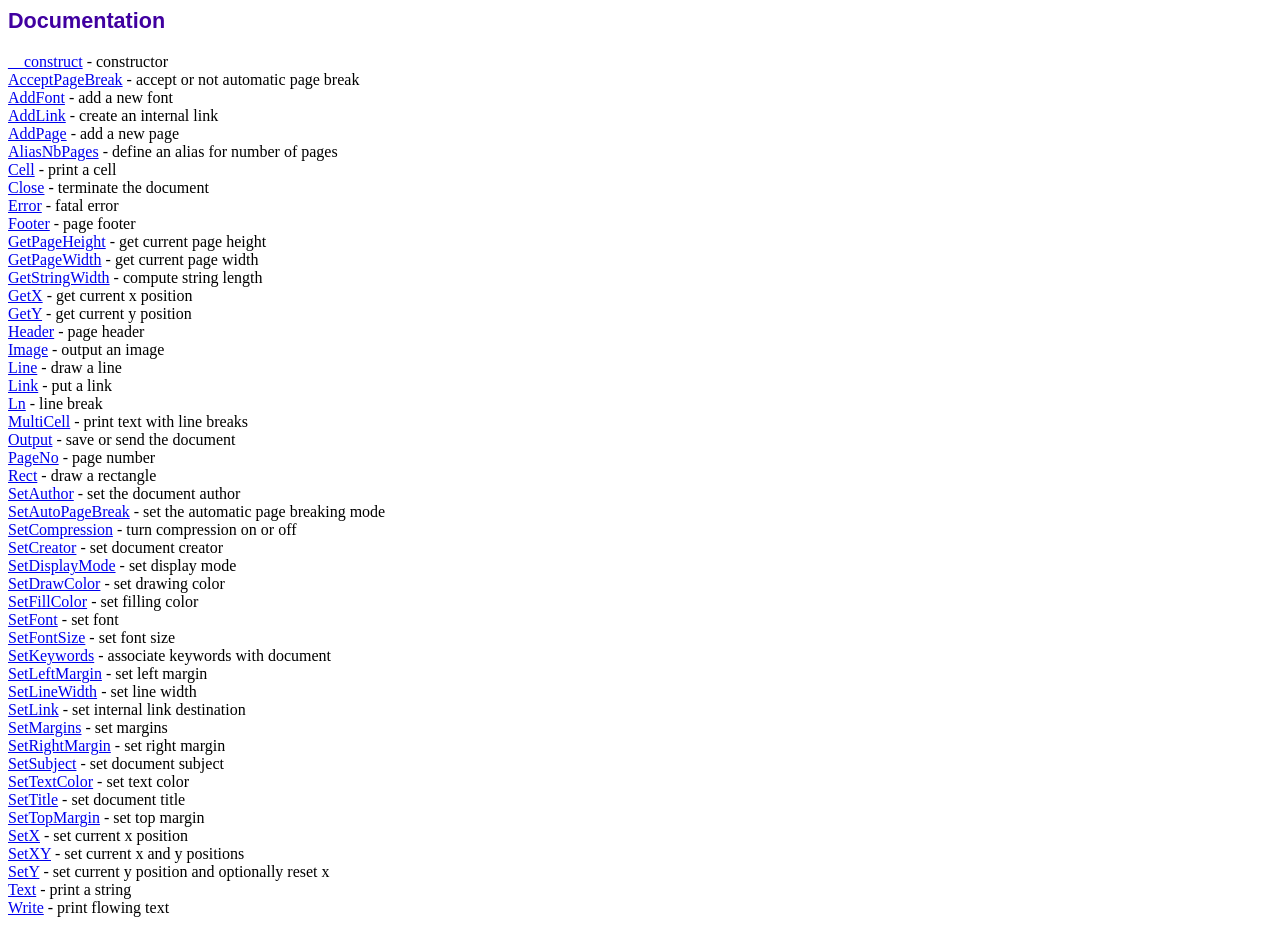
<file: Mental health platform/fpdf/doc/index.htm>
<!DOCTYPE html PUBLIC "-//W3C//DTD HTML 4.01 Transitional//EN">
<html>
<head>
<meta http-equiv="Content-Type" content="text/html; charset=UTF-8">
<title>Documentation</title>
<link type="text/css" rel="stylesheet" href="../fpdf.css">
</head>
<body>
<h1>Documentation</h1>
<a href="__construct.htm">__construct</a> - constructor<br>
<a href="acceptpagebreak.htm">AcceptPageBreak</a> - accept or not automatic page break<br>
<a href="addfont.htm">AddFont</a> - add a new font<br>
<a href="addlink.htm">AddLink</a> - create an internal link<br>
<a href="addpage.htm">AddPage</a> - add a new page<br>
<a href="aliasnbpages.htm">AliasNbPages</a> - define an alias for number of pages<br>
<a href="cell.htm">Cell</a> - print a cell<br>
<a href="close.htm">Close</a> - terminate the document<br>
<a href="error.htm">Error</a> - fatal error<br>
<a href="footer.htm">Footer</a> - page footer<br>
<a href="getpageheight.htm">GetPageHeight</a> - get current page height<br>
<a href="getpagewidth.htm">GetPageWidth</a> - get current page width<br>
<a href="getstringwidth.htm">GetStringWidth</a> - compute string length<br>
<a href="getx.htm">GetX</a> - get current x position<br>
<a href="gety.htm">GetY</a> - get current y position<br>
<a href="header.htm">Header</a> - page header<br>
<a href="image.htm">Image</a> - output an image<br>
<a href="line.htm">Line</a> - draw a line<br>
<a href="link.htm">Link</a> - put a link<br>
<a href="ln.htm">Ln</a> - line break<br>
<a href="multicell.htm">MultiCell</a> - print text with line breaks<br>
<a href="output.htm">Output</a> - save or send the document<br>
<a href="pageno.htm">PageNo</a> - page number<br>
<a href="rect.htm">Rect</a> - draw a rectangle<br>
<a href="setauthor.htm">SetAuthor</a> - set the document author<br>
<a href="setautopagebreak.htm">SetAutoPageBreak</a> - set the automatic page breaking mode<br>
<a href="setcompression.htm">SetCompression</a> - turn compression on or off<br>
<a href="setcreator.htm">SetCreator</a> - set document creator<br>
<a href="setdisplaymode.htm">SetDisplayMode</a> - set display mode<br>
<a href="setdrawcolor.htm">SetDrawColor</a> - set drawing color<br>
<a href="setfillcolor.htm">SetFillColor</a> - set filling color<br>
<a href="setfont.htm">SetFont</a> - set font<br>
<a href="setfontsize.htm">SetFontSize</a> - set font size<br>
<a href="setkeywords.htm">SetKeywords</a> - associate keywords with document<br>
<a href="setleftmargin.htm">SetLeftMargin</a> - set left margin<br>
<a href="setlinewidth.htm">SetLineWidth</a> - set line width<br>
<a href="setlink.htm">SetLink</a> - set internal link destination<br>
<a href="setmargins.htm">SetMargins</a> - set margins<br>
<a href="setrightmargin.htm">SetRightMargin</a> - set right margin<br>
<a href="setsubject.htm">SetSubject</a> - set document subject<br>
<a href="settextcolor.htm">SetTextColor</a> - set text color<br>
<a href="settitle.htm">SetTitle</a> - set document title<br>
<a href="settopmargin.htm">SetTopMargin</a> - set top margin<br>
<a href="setx.htm">SetX</a> - set current x position<br>
<a href="setxy.htm">SetXY</a> - set current x and y positions<br>
<a href="sety.htm">SetY</a> - set current y position and optionally reset x<br>
<a href="text.htm">Text</a> - print a string<br>
<a href="write.htm">Write</a> - print flowing text<br>
</body>
</html>
</file>
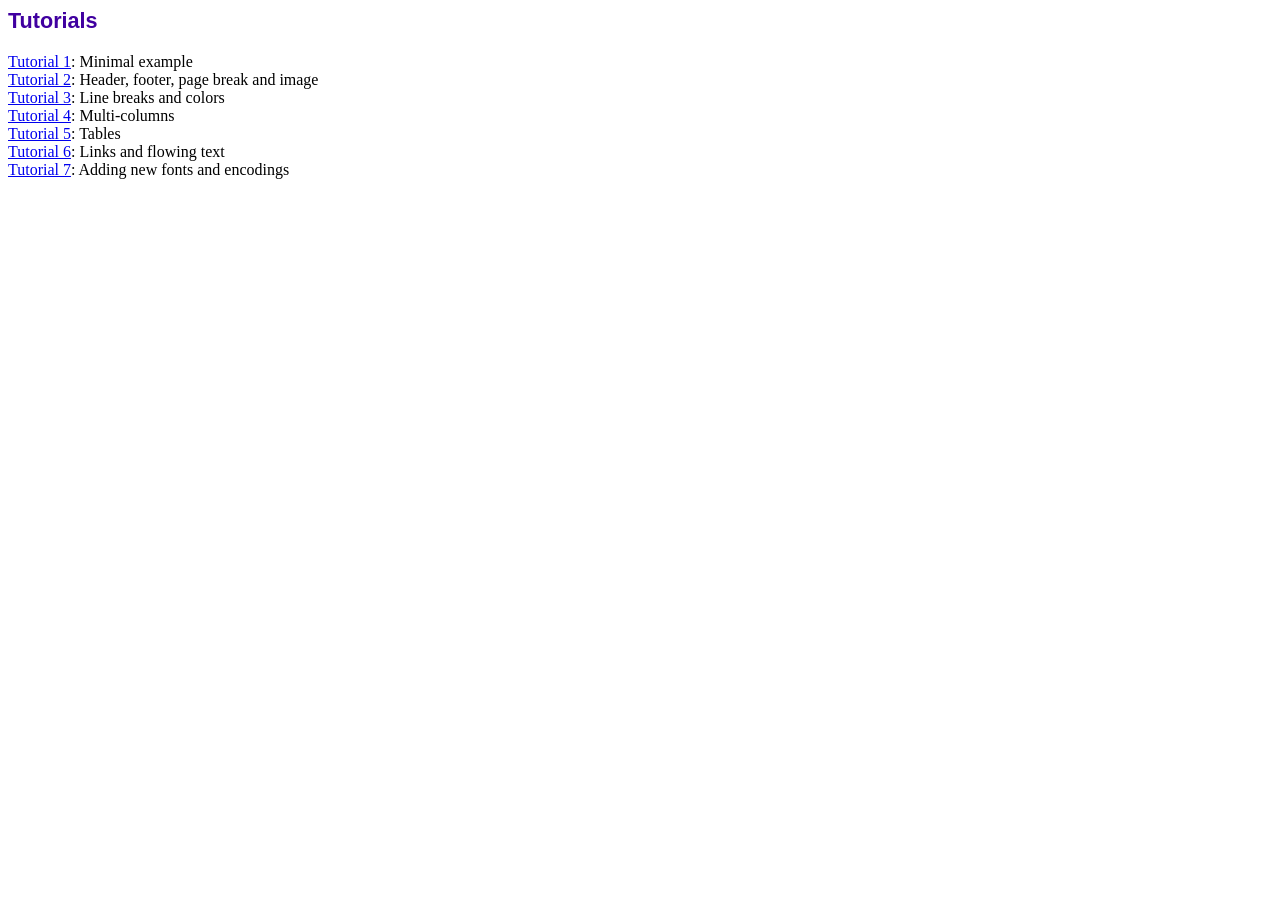
<file: Mental health platform/fpdf/tutorial/index.htm>
<!DOCTYPE html PUBLIC "-//W3C//DTD HTML 4.01 Transitional//EN">
<html>
<head>
<meta http-equiv="Content-Type" content="text/html; charset=UTF-8">
<title>Tutorials</title>
<link type="text/css" rel="stylesheet" href="../fpdf.css">
</head>
<body>
<h1>Tutorials</h1>
<ul style="list-style-type:none; margin-left:0; padding-left:0">
<li><a href="tuto1.htm">Tutorial 1</a>: Minimal example</li>
<li><a href="tuto2.htm">Tutorial 2</a>: Header, footer, page break and image</li>
<li><a href="tuto3.htm">Tutorial 3</a>: Line breaks and colors</li>
<li><a href="tuto4.htm">Tutorial 4</a>: Multi-columns</li>
<li><a href="tuto5.htm">Tutorial 5</a>: Tables</li>
<li><a href="tuto6.htm">Tutorial 6</a>: Links and flowing text</li>
<li><a href="tuto7.htm">Tutorial 7</a>: Adding new fonts and encodings</li>
</ul>
</body>
</html>
</file>
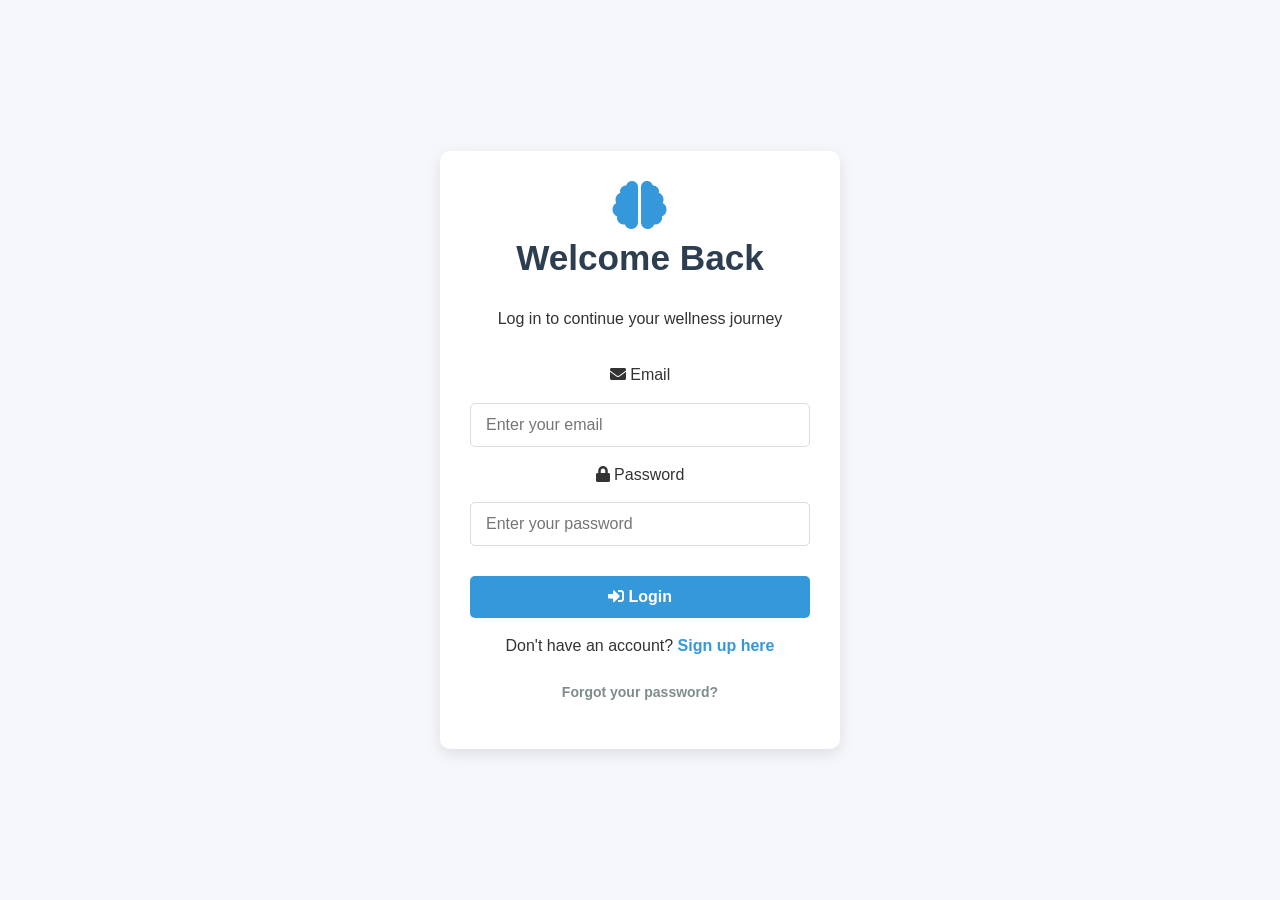
<file: Mental health platform/login.html>
<!DOCTYPE html>
<html lang="en">
<head>
    <meta charset="UTF-8">
    <meta name="viewport" content="width=device-width, initial-scale=1.0">
    <title>Mental Health Support - Login</title>
    <link rel="stylesheet" href="style.css">
    <link rel="stylesheet" href="https://cdnjs.cloudflare.com/ajax/libs/font-awesome/5.15.3/css/all.min.css">
</head>
<body>
    <div class="container">
        <div class="form-header">
            <i class="fas fa-brain" style="font-size: 48px; color: #3498db;"></i>
            <h1>Welcome Back</h1>
            <p>Log in to continue your wellness journey</p>
        </div>
        
        <form action="login.php" method="POST">
            <div class="form-group">
                <label for="email"><i class="fas fa-envelope"></i> Email</label>
                <input type="email" id="email" name="email" placeholder="Enter your email" required>
            </div>
            
            <div class="form-group">
                <label for="password"><i class="fas fa-lock"></i> Password</label>
                <input type="password" id="password" name="password" placeholder="Enter your password" required>
            </div>
            
            <button type="submit">
                <i class="fas fa-sign-in-alt"></i> Login
            </button>
        </form>
        
        <p>Don't have an account? <a href="index.html">Sign up here</a></p>
        
        <div style="margin-top: 20px; text-align: center;">
            <p><a href="#" style="font-size: 14px; color: #7f8c8d;">Forgot your password?</a></p>
        </div>
    </div>
</body>
</html>
</file>
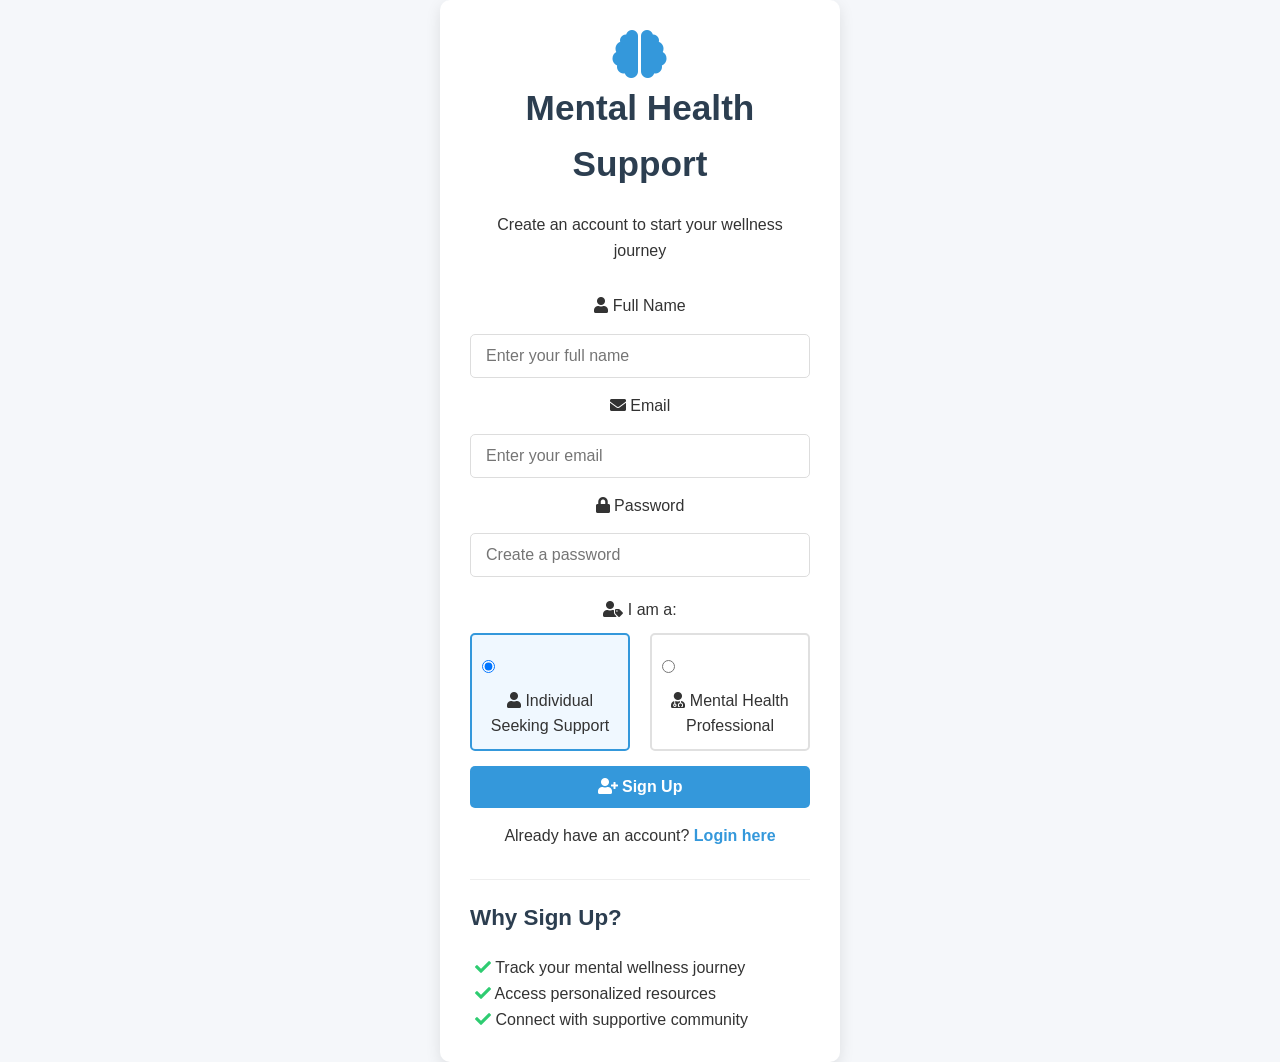
<file: Mental health platform/signup.html>
<!DOCTYPE html>
<html lang="en">
<head>
    <meta charset="UTF-8">
    <meta name="viewport" content="width=device-width, initial-scale=1.0">
    <title>Mental Health Support - Sign Up</title>
    <link rel="stylesheet" href="style.css">
    <link rel="stylesheet" href="https://cdnjs.cloudflare.com/ajax/libs/font-awesome/5.15.3/css/all.min.css">
</head>
<body>
    <div class="container">
        <div class="form-header">
            <i class="fas fa-brain" style="font-size: 48px; color: #3498db;"></i>
            <h1>Mental Health Support</h1>
            <p>Create an account to start your wellness journey</p>
        </div>
        
        <form action="signup.php" method="POST">
            <div class="form-group">
                <label for="fullname"><i class="fas fa-user"></i> Full Name</label>
                <input type="text" id="fullname" name="fullname" placeholder="Enter your full name" required>
            </div>
            
            <div class="form-group">
                <label for="email"><i class="fas fa-envelope"></i> Email</label>
                <input type="email" id="email" name="email" placeholder="Enter your email" required>
            </div>
            
            <div class="form-group">
                <label for="password"><i class="fas fa-lock"></i> Password</label>
                <input type="password" id="password" name="password" placeholder="Create a password" required>
            </div>
            
            <div class="form-group" style="margin-top: 20px;">
                <label><i class="fas fa-user-tag"></i> I am a:</label>
                <div style="display: flex; margin-top: 10px; gap: 20px;">
                    <div style="flex: 1; text-align: center; padding: 10px; border: 2px solid #e0e0e0; border-radius: 5px; cursor: pointer;">
                        <input type="radio" id="user" name="role" value="user" checked style="width: auto; margin-right: 5px;">
                        <label for="user"><i class="fas fa-user"></i> Individual Seeking Support</label>
                    </div>
                    <div style="flex: 1; text-align: center; padding: 10px; border: 2px solid #e0e0e0; border-radius: 5px; cursor: pointer;">
                        <input type="radio" id="professional" name="role" value="professional" style="width: auto; margin-right: 5px;">
                        <label for="professional"><i class="fas fa-user-md"></i> Mental Health Professional</label>
                    </div>
                </div>
            </div>
            
            <button type="submit">
                <i class="fas fa-user-plus"></i> Sign Up
            </button>
        </form>
        
        <p>Already have an account? <a href="login.html">Login here</a></p>
        
        <div class="benefits" style="margin-top: 30px; text-align: left; border-top: 1px solid #eee; padding-top: 20px;">
            <h3>Why Sign Up?</h3>
            <ul style="list-style-type: none; padding-left: 5px;">
                <li><i class="fas fa-check" style="color: #2ecc71;"></i> Track your mental wellness journey</li>
                <li><i class="fas fa-check" style="color: #2ecc71;"></i> Access personalized resources</li>
                <li><i class="fas fa-check" style="color: #2ecc71;"></i> Connect with supportive community</li>
            </ul>
        </div>
    </div>
    
    <script>
        // Add visual cue for selection
        document.querySelectorAll('div[style*="border: 2px solid #e0e0e0"]').forEach(item => {
            const radio = item.querySelector('input[type="radio"]');
            
            // Initialize selected style
            if (radio.checked) {
                item.style.borderColor = '#3498db';
                item.style.backgroundColor = '#f0f8ff';
            }
            
            // Add click event to the container
            item.addEventListener('click', function() {
                // Reset all containers
                document.querySelectorAll('div[style*="border"]').forEach(div => {
                    div.style.borderColor = '#e0e0e0';
                    div.style.backgroundColor = 'white';
                });
                
                // Select the radio button
                radio.checked = true;
                
                // Highlight this container
                this.style.borderColor = '#3498db';
                this.style.backgroundColor = '#f0f8ff';
            });
        });
    </script>
</body>
</html>
</file>
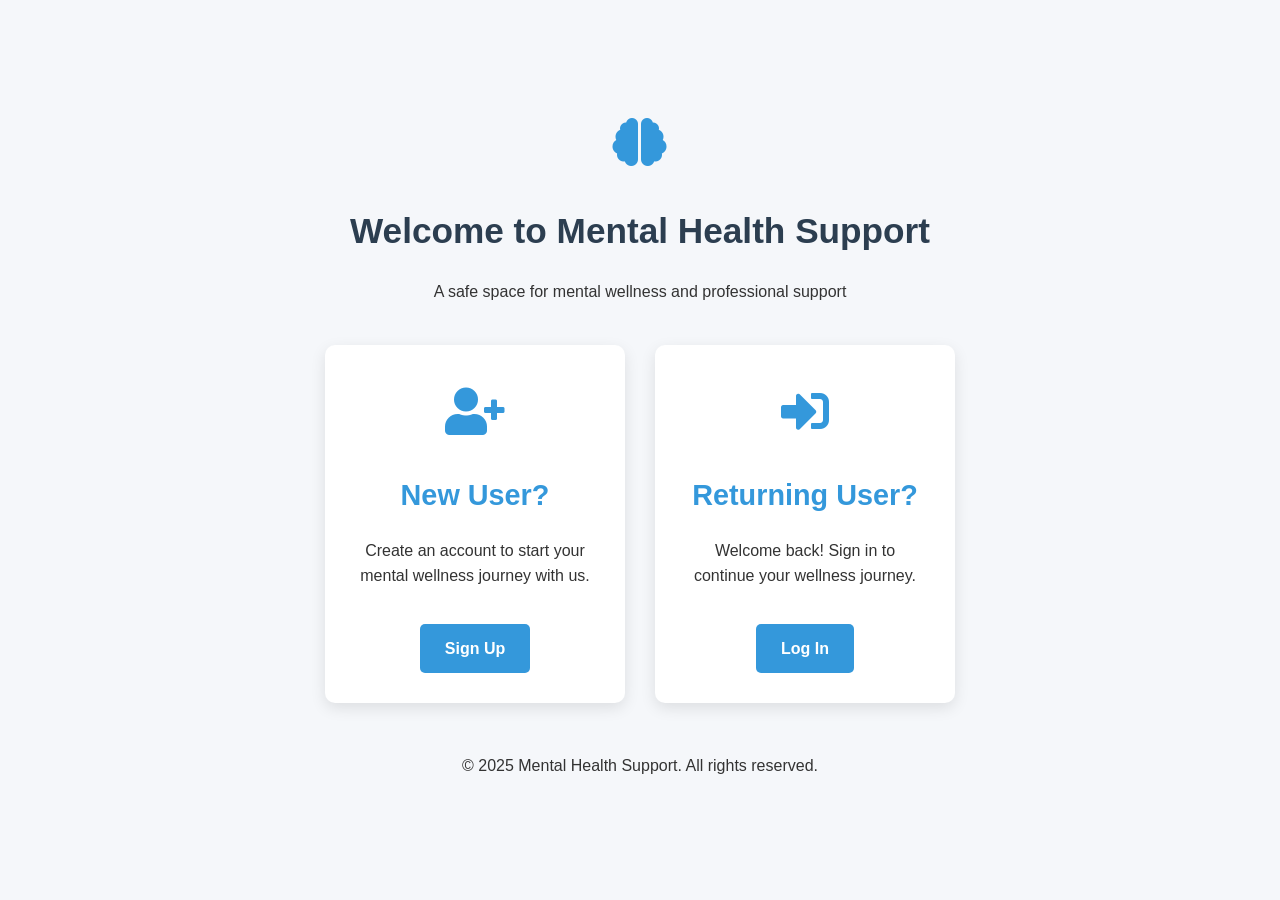
<file: Mental health platform/welcome.html>
<!DOCTYPE html>
<html lang="en">
<head>
    <meta charset="UTF-8">
    <meta name="viewport" content="width=device-width, initial-scale=1.0">
    <title>Mental Health Support - Welcome</title>
    <link rel="stylesheet" href="style.css">
    <link rel="stylesheet" href="https://cdnjs.cloudflare.com/ajax/libs/font-awesome/5.15.3/css/all.min.css">
    <style>
        .welcome-container {
            max-width: 800px;
            margin: 50px auto;
            text-align: center;
        }
        .logo {
            font-size: 48px;
            color: #3498db;
            margin-bottom: 20px;
        }
        .welcome-text {
            margin-bottom: 40px;
        }
        .options-container {
            display: flex;
            justify-content: center;
            gap: 30px;
            margin-top: 30px;
            flex-wrap: wrap;
        }
        .option-card {
            background: white;
            border-radius: 10px;
            box-shadow: 0 5px 15px rgba(0, 0, 0, 0.1);
            padding: 30px;
            width: 300px;
            transition: transform 0.3s ease;
        }
        .option-card:hover {
            transform: translateY(-10px);
        }
        .option-icon {
            font-size: 48px;
            color: #3498db;
            margin-bottom: 20px;
        }
        .option-button {
            background: #3498db;
            color: white;
            padding: 12px 25px;
            border: none;
            border-radius: 5px;
            cursor: pointer;
            font-size: 16px;
            font-weight: 600;
            margin-top: 20px;
            display: inline-block;
            text-decoration: none;
            transition: background 0.3s ease;
        }
        .option-button:hover {
            background: #2980b9;
        }
    </style>
</head>
<body>
    <div class="welcome-container">
        <div class="logo">
            <i class="fas fa-brain"></i>
        </div>
        <h1>Welcome to Mental Health Support</h1>
        <div class="welcome-text">
            <p>A safe space for mental wellness and professional support</p>
        </div>
        
        <div class="options-container">
            <div class="option-card">
                <div class="option-icon">
                    <i class="fas fa-user-plus"></i>
                </div>
                <h2>New User?</h2>
                <p>Create an account to start your mental wellness journey with us.</p>
                <a href="signup.html" class="option-button">Sign Up</a>
            </div>
            
            <div class="option-card">
                <div class="option-icon">
                    <i class="fas fa-sign-in-alt"></i>
                </div>
                <h2>Returning User?</h2>
                <p>Welcome back! Sign in to continue your wellness journey.</p>
                <a href="login.html" class="option-button">Log In</a>
            </div>
        </div>
        
        <div style="margin-top: 50px;">
            <p>&copy; 2025 Mental Health Support. All rights reserved.</p>
        </div>
    </div>
</body>
</html>
</file>
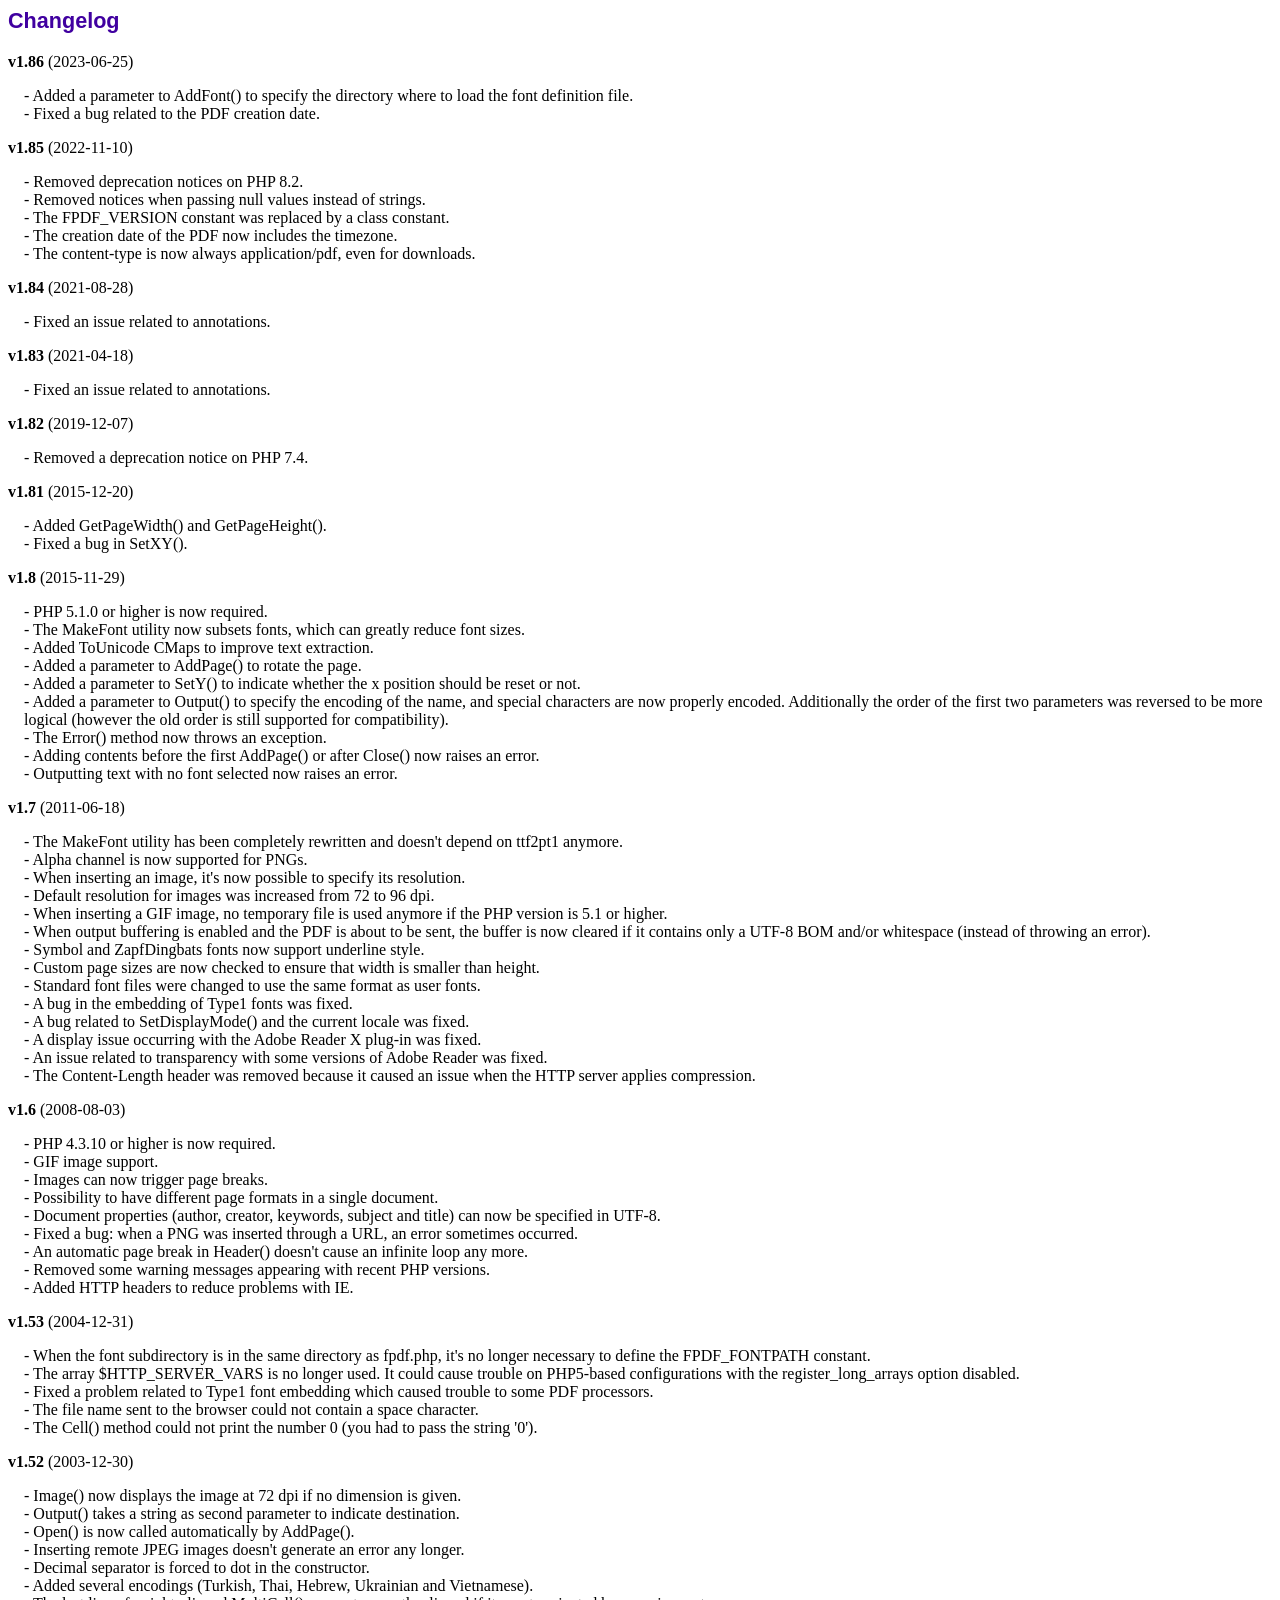
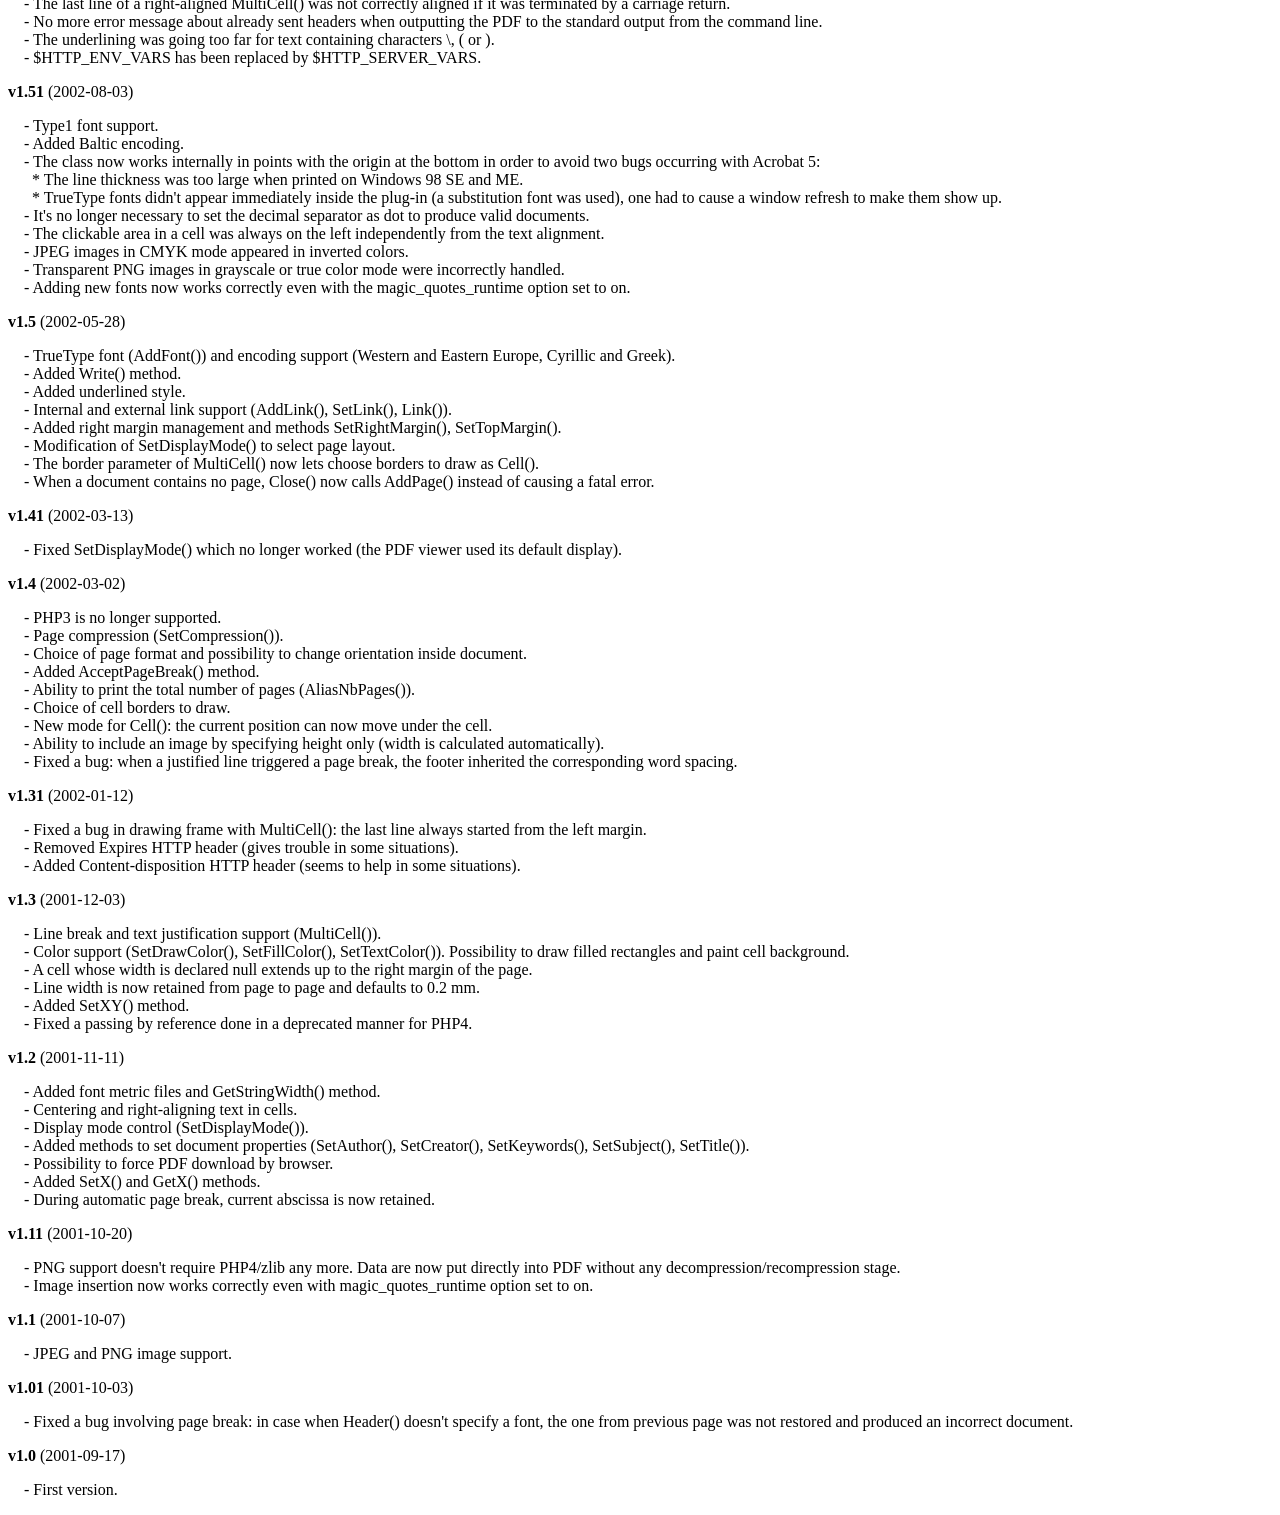
<file: Mental health platform/fpdf/changelog.htm>
<!DOCTYPE html PUBLIC "-//W3C//DTD HTML 4.01 Transitional//EN">
<html>
<head>
<meta http-equiv="Content-Type" content="text/html; charset=UTF-8">
<title>Changelog</title>
<link type="text/css" rel="stylesheet" href="fpdf.css">
<style type="text/css">
dd {margin:1em 0 1em 1em}
</style>
</head>
<body>
<h1>Changelog</h1>
<dl>
<dt><strong>v1.86</strong> (2023-06-25)</dt>
<dd>
- Added a parameter to AddFont() to specify the directory where to load the font definition file.<br>
- Fixed a bug related to the PDF creation date.<br>
</dd>
<dt><strong>v1.85</strong> (2022-11-10)</dt>
<dd>
- Removed deprecation notices on PHP 8.2.<br>
- Removed notices when passing null values instead of strings.<br>
- The FPDF_VERSION constant was replaced by a class constant.<br>
- The creation date of the PDF now includes the timezone.<br>
- The content-type is now always application/pdf, even for downloads.<br>
</dd>
<dt><strong>v1.84</strong> (2021-08-28)</dt>
<dd>
- Fixed an issue related to annotations.<br>
</dd>
<dt><strong>v1.83</strong> (2021-04-18)</dt>
<dd>
- Fixed an issue related to annotations.<br>
</dd>
<dt><strong>v1.82</strong> (2019-12-07)</dt>
<dd>
- Removed a deprecation notice on PHP 7.4.<br>
</dd>
<dt><strong>v1.81</strong> (2015-12-20)</dt>
<dd>
- Added GetPageWidth() and GetPageHeight().<br>
- Fixed a bug in SetXY().<br>
</dd>
<dt><strong>v1.8</strong> (2015-11-29)</dt>
<dd>
- PHP 5.1.0 or higher is now required.<br>
- The MakeFont utility now subsets fonts, which can greatly reduce font sizes.<br>
- Added ToUnicode CMaps to improve text extraction.<br>
- Added a parameter to AddPage() to rotate the page.<br>
- Added a parameter to SetY() to indicate whether the x position should be reset or not.<br>
- Added a parameter to Output() to specify the encoding of the name, and special characters are now properly encoded. Additionally the order of the first two parameters was reversed to be more logical (however the old order is still supported for compatibility).<br>
- The Error() method now throws an exception.<br>
- Adding contents before the first AddPage() or after Close() now raises an error.<br>
- Outputting text with no font selected now raises an error.<br>
</dd>
<dt><strong>v1.7</strong> (2011-06-18)</dt>
<dd>
- The MakeFont utility has been completely rewritten and doesn't depend on ttf2pt1 anymore.<br>
- Alpha channel is now supported for PNGs.<br>
- When inserting an image, it's now possible to specify its resolution.<br>
- Default resolution for images was increased from 72 to 96 dpi.<br>
- When inserting a GIF image, no temporary file is used anymore if the PHP version is 5.1 or higher.<br>
- When output buffering is enabled and the PDF is about to be sent, the buffer is now cleared if it contains only a UTF-8 BOM and/or whitespace (instead of throwing an error).<br>
- Symbol and ZapfDingbats fonts now support underline style.<br>
- Custom page sizes are now checked to ensure that width is smaller than height.<br>
- Standard font files were changed to use the same format as user fonts.<br>
- A bug in the embedding of Type1 fonts was fixed.<br>
- A bug related to SetDisplayMode() and the current locale was fixed.<br>
- A display issue occurring with the Adobe Reader X plug-in was fixed.<br>
- An issue related to transparency with some versions of Adobe Reader was fixed.<br>
- The Content-Length header was removed because it caused an issue when the HTTP server applies compression.<br>
</dd>
<dt><strong>v1.6</strong> (2008-08-03)</dt>
<dd>
- PHP 4.3.10 or higher is now required.<br>
- GIF image support.<br>
- Images can now trigger page breaks.<br>
- Possibility to have different page formats in a single document.<br>
- Document properties (author, creator, keywords, subject and title) can now be specified in UTF-8.<br>
- Fixed a bug: when a PNG was inserted through a URL, an error sometimes occurred.<br>
- An automatic page break in Header() doesn't cause an infinite loop any more.<br>
- Removed some warning messages appearing with recent PHP versions.<br>
- Added HTTP headers to reduce problems with IE.<br>
</dd>
<dt><strong>v1.53</strong> (2004-12-31)</dt>
<dd>
- When the font subdirectory is in the same directory as fpdf.php, it's no longer necessary to define the FPDF_FONTPATH constant.<br>
- The array $HTTP_SERVER_VARS is no longer used. It could cause trouble on PHP5-based configurations with the register_long_arrays option disabled.<br>
- Fixed a problem related to Type1 font embedding which caused trouble to some PDF processors.<br>
- The file name sent to the browser could not contain a space character.<br>
- The Cell() method could not print the number 0 (you had to pass the string '0').<br>
</dd>
<dt><strong>v1.52</strong> (2003-12-30)</dt>
<dd>
- Image() now displays the image at 72 dpi if no dimension is given.<br>
- Output() takes a string as second parameter to indicate destination.<br>
- Open() is now called automatically by AddPage().<br>
- Inserting remote JPEG images doesn't generate an error any longer.<br>
- Decimal separator is forced to dot in the constructor.<br>
- Added several encodings (Turkish, Thai, Hebrew, Ukrainian and Vietnamese).<br>
- The last line of a right-aligned MultiCell() was not correctly aligned if it was terminated by a carriage return.<br>
- No more error message about already sent headers when outputting the PDF to the standard output from the command line.<br>
- The underlining was going too far for text containing characters \, ( or ).<br>
- $HTTP_ENV_VARS has been replaced by $HTTP_SERVER_VARS.<br>
</dd>
<dt><strong>v1.51</strong> (2002-08-03)</dt>
<dd>
- Type1 font support.<br>
- Added Baltic encoding.<br>
- The class now works internally in points with the origin at the bottom in order to avoid two bugs occurring with Acrobat 5:<br>&nbsp;&nbsp;* The line thickness was too large when printed on Windows 98 SE and ME.<br>&nbsp;&nbsp;* TrueType fonts didn't appear immediately inside the plug-in (a substitution font was used), one had to cause a window refresh to make them show up.<br>
- It's no longer necessary to set the decimal separator as dot to produce valid documents.<br>
- The clickable area in a cell was always on the left independently from the text alignment.<br>
- JPEG images in CMYK mode appeared in inverted colors.<br>
- Transparent PNG images in grayscale or true color mode were incorrectly handled.<br>
- Adding new fonts now works correctly even with the magic_quotes_runtime option set to on.<br>
</dd>
<dt><strong>v1.5</strong> (2002-05-28)</dt>
<dd>
- TrueType font (AddFont()) and encoding support (Western and Eastern Europe, Cyrillic and Greek).<br>
- Added Write() method.<br>
- Added underlined style.<br>
- Internal and external link support (AddLink(), SetLink(), Link()).<br>
- Added right margin management and methods SetRightMargin(), SetTopMargin().<br>
- Modification of SetDisplayMode() to select page layout.<br>
- The border parameter of MultiCell() now lets choose borders to draw as Cell().<br>
- When a document contains no page, Close() now calls AddPage() instead of causing a fatal error.<br>
</dd>
<dt><strong>v1.41</strong> (2002-03-13)</dt>
<dd>
- Fixed SetDisplayMode() which no longer worked (the PDF viewer used its default display).<br>
</dd>
<dt><strong>v1.4</strong> (2002-03-02)</dt>
<dd>
- PHP3 is no longer supported.<br>
- Page compression (SetCompression()).<br>
- Choice of page format and possibility to change orientation inside document.<br>
- Added AcceptPageBreak() method.<br>
- Ability to print the total number of pages (AliasNbPages()).<br>
- Choice of cell borders to draw.<br>
- New mode for Cell(): the current position can now move under the cell.<br>
- Ability to include an image by specifying height only (width is calculated automatically).<br>
- Fixed a bug: when a justified line triggered a page break, the footer inherited the corresponding word spacing.<br>
</dd>
<dt><strong>v1.31</strong> (2002-01-12)</dt>
<dd>
- Fixed a bug in drawing frame with MultiCell(): the last line always started from the left margin.<br>
- Removed Expires HTTP header (gives trouble in some situations).<br>
- Added Content-disposition HTTP header (seems to help in some situations).<br>
</dd>
<dt><strong>v1.3</strong> (2001-12-03)</dt>
<dd>
- Line break and text justification support (MultiCell()).<br>
- Color support (SetDrawColor(), SetFillColor(), SetTextColor()). Possibility to draw filled rectangles and paint cell background.<br>
- A cell whose width is declared null extends up to the right margin of the page.<br>
- Line width is now retained from page to page and defaults to 0.2 mm.<br>
- Added SetXY() method.<br>
- Fixed a passing by reference done in a deprecated manner for PHP4.<br>
</dd>
<dt><strong>v1.2</strong> (2001-11-11)</dt>
<dd>
- Added font metric files and GetStringWidth() method.<br>
- Centering and right-aligning text in cells.<br>
- Display mode control (SetDisplayMode()).<br>
- Added methods to set document properties (SetAuthor(), SetCreator(), SetKeywords(), SetSubject(), SetTitle()).<br>
- Possibility to force PDF download by browser.<br>
- Added SetX() and GetX() methods.<br>
- During automatic page break, current abscissa is now retained.<br>
</dd>
<dt><strong>v1.11</strong> (2001-10-20)</dt>
<dd>
- PNG support doesn't require PHP4/zlib any more. Data are now put directly into PDF without any decompression/recompression stage.<br>
- Image insertion now works correctly even with magic_quotes_runtime option set to on.<br>
</dd>
<dt><strong>v1.1</strong> (2001-10-07)</dt>
<dd>
- JPEG and PNG image support.<br>
</dd>
<dt><strong>v1.01</strong> (2001-10-03)</dt>
<dd>
- Fixed a bug involving page break: in case when Header() doesn't specify a font, the one from previous page was not restored and produced an incorrect document.<br>
</dd>
<dt><strong>v1.0</strong> (2001-09-17)</dt>
<dd>
- First version.<br>
</dd>
</dl>
</body>
</html>
</file>
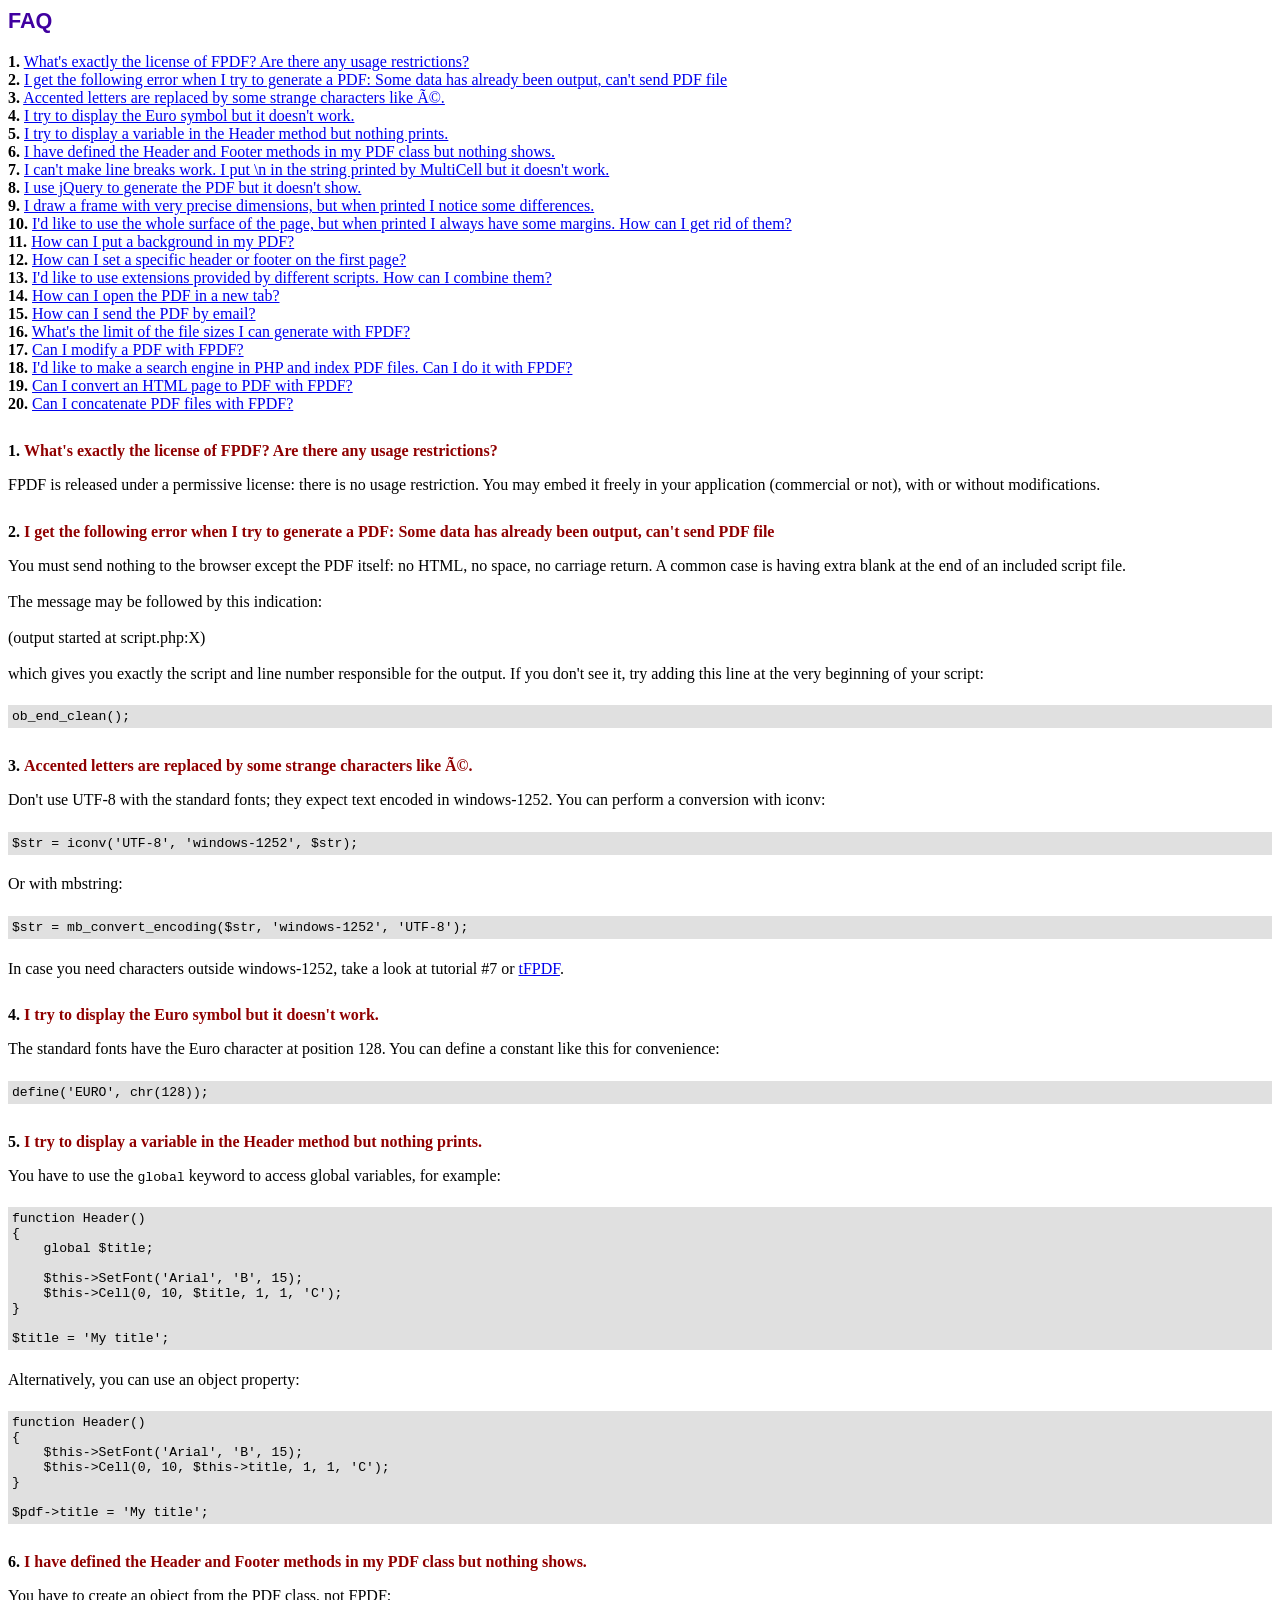
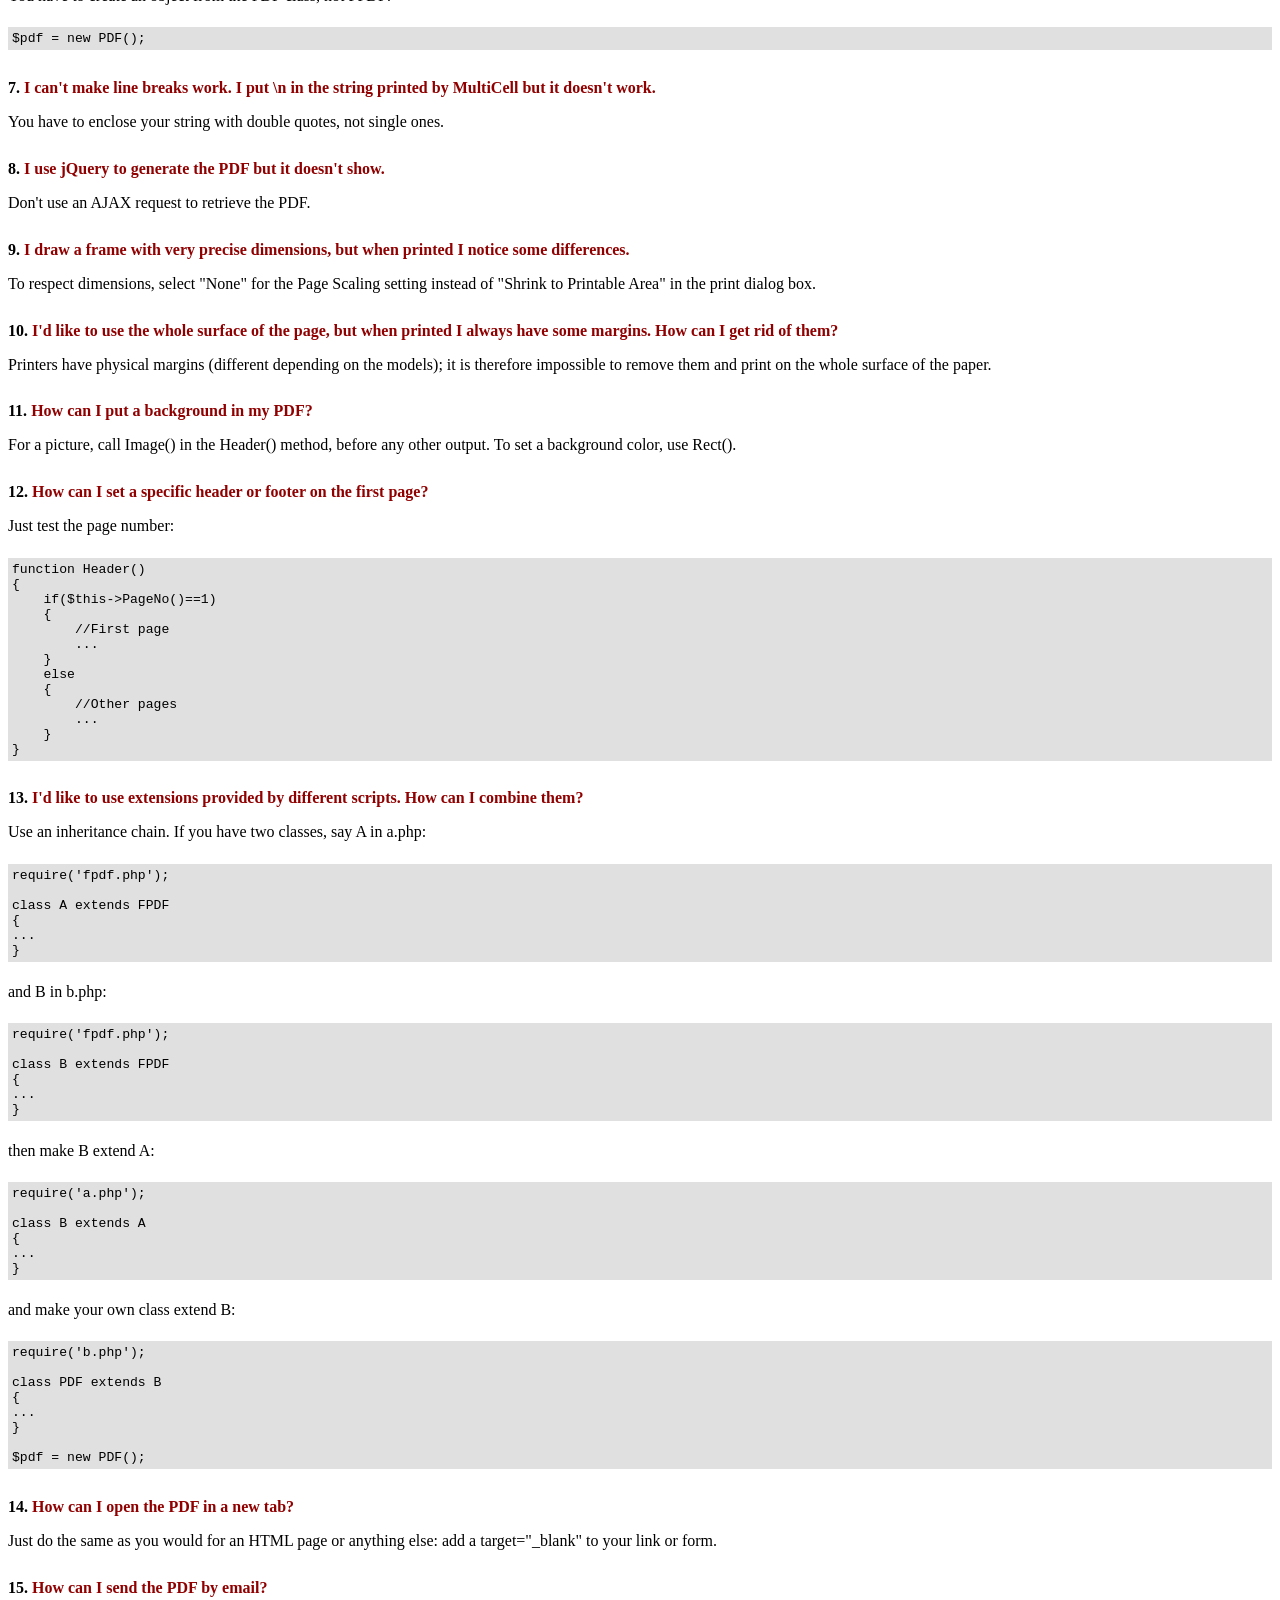
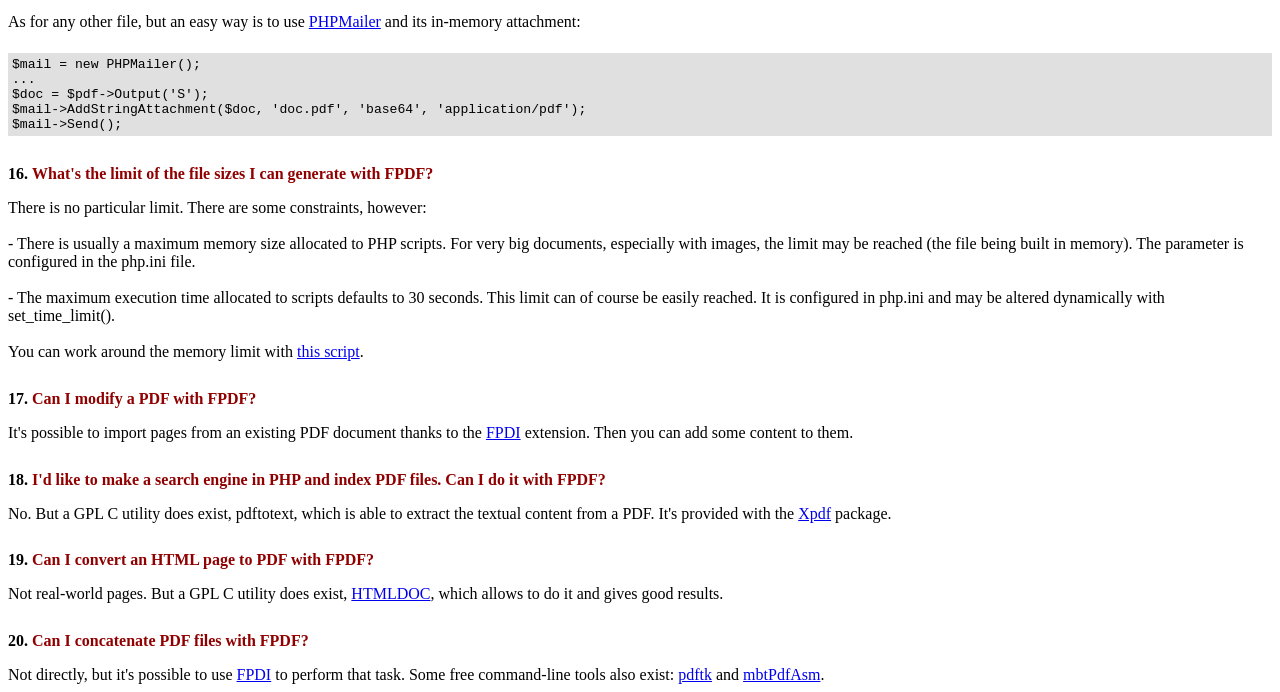
<file: Mental health platform/fpdf/FAQ.htm>
<!DOCTYPE html PUBLIC "-//W3C//DTD HTML 4.01 Transitional//EN">
<html>
<head>
<meta http-equiv="Content-Type" content="text/html; charset=UTF-8">
<title>FAQ</title>
<link type="text/css" rel="stylesheet" href="fpdf.css">
<style type="text/css">
ul {list-style-type:none; margin:0; padding:0}
ul#answers li {margin-top:1.8em}
.question {font-weight:bold; color:#900000}
</style>
</head>
<body>
<h1>FAQ</h1>
<ul>
<li><b>1.</b> <a href='#q1'>What's exactly the license of FPDF? Are there any usage restrictions?</a></li>
<li><b>2.</b> <a href='#q2'>I get the following error when I try to generate a PDF: Some data has already been output, can't send PDF file</a></li>
<li><b>3.</b> <a href='#q3'>Accented letters are replaced by some strange characters like Ã©.</a></li>
<li><b>4.</b> <a href='#q4'>I try to display the Euro symbol but it doesn't work.</a></li>
<li><b>5.</b> <a href='#q5'>I try to display a variable in the Header method but nothing prints.</a></li>
<li><b>6.</b> <a href='#q6'>I have defined the Header and Footer methods in my PDF class but nothing shows.</a></li>
<li><b>7.</b> <a href='#q7'>I can't make line breaks work. I put \n in the string printed by MultiCell but it doesn't work.</a></li>
<li><b>8.</b> <a href='#q8'>I use jQuery to generate the PDF but it doesn't show.</a></li>
<li><b>9.</b> <a href='#q9'>I draw a frame with very precise dimensions, but when printed I notice some differences.</a></li>
<li><b>10.</b> <a href='#q10'>I'd like to use the whole surface of the page, but when printed I always have some margins. How can I get rid of them?</a></li>
<li><b>11.</b> <a href='#q11'>How can I put a background in my PDF?</a></li>
<li><b>12.</b> <a href='#q12'>How can I set a specific header or footer on the first page?</a></li>
<li><b>13.</b> <a href='#q13'>I'd like to use extensions provided by different scripts. How can I combine them?</a></li>
<li><b>14.</b> <a href='#q14'>How can I open the PDF in a new tab?</a></li>
<li><b>15.</b> <a href='#q15'>How can I send the PDF by email?</a></li>
<li><b>16.</b> <a href='#q16'>What's the limit of the file sizes I can generate with FPDF?</a></li>
<li><b>17.</b> <a href='#q17'>Can I modify a PDF with FPDF?</a></li>
<li><b>18.</b> <a href='#q18'>I'd like to make a search engine in PHP and index PDF files. Can I do it with FPDF?</a></li>
<li><b>19.</b> <a href='#q19'>Can I convert an HTML page to PDF with FPDF?</a></li>
<li><b>20.</b> <a href='#q20'>Can I concatenate PDF files with FPDF?</a></li>
</ul>

<ul id='answers'>
<li id='q1'>
<p><b>1.</b> <span class='question'>What's exactly the license of FPDF? Are there any usage restrictions?</span></p>
FPDF is released under a permissive license: there is no usage restriction. You may embed it
freely in your application (commercial or not), with or without modifications.
</li>

<li id='q2'>
<p><b>2.</b> <span class='question'>I get the following error when I try to generate a PDF: Some data has already been output, can't send PDF file</span></p>
You must send nothing to the browser except the PDF itself: no HTML, no space, no carriage return. A common
case is having extra blank at the end of an included script file.<br>
<br>
The message may be followed by this indication:<br>
<br>
(output started at script.php:X)<br>
<br>
which gives you exactly the script and line number responsible for the output. If you don't see it,
try adding this line at the very beginning of your script:
<div class="doc-source">
<pre><code>ob_end_clean();</code></pre>
</div>
</li>

<li id='q3'>
<p><b>3.</b> <span class='question'>Accented letters are replaced by some strange characters like Ã©.</span></p>
Don't use UTF-8 with the standard fonts; they expect text encoded in windows-1252.
You can perform a conversion with iconv:
<div class="doc-source">
<pre><code>$str = iconv('UTF-8', 'windows-1252', $str);</code></pre>
</div>
Or with mbstring:
<div class="doc-source">
<pre><code>$str = mb_convert_encoding($str, 'windows-1252', 'UTF-8');</code></pre>
</div>
In case you need characters outside windows-1252, take a look at tutorial #7 or
<a href="http://www.fpdf.org/?go=script&amp;id=92" target="_blank">tFPDF</a>.
</li>

<li id='q4'>
<p><b>4.</b> <span class='question'>I try to display the Euro symbol but it doesn't work.</span></p>
The standard fonts have the Euro character at position 128. You can define a constant like this
for convenience:
<div class="doc-source">
<pre><code>define('EURO', chr(128));</code></pre>
</div>
</li>

<li id='q5'>
<p><b>5.</b> <span class='question'>I try to display a variable in the Header method but nothing prints.</span></p>
You have to use the <code>global</code> keyword to access global variables, for example:
<div class="doc-source">
<pre><code>function Header()
{
    global $title;

    $this-&gt;SetFont('Arial', 'B', 15);
    $this-&gt;Cell(0, 10, $title, 1, 1, 'C');
}

$title = 'My title';</code></pre>
</div>
Alternatively, you can use an object property:
<div class="doc-source">
<pre><code>function Header()
{
    $this-&gt;SetFont('Arial', 'B', 15);
    $this-&gt;Cell(0, 10, $this-&gt;title, 1, 1, 'C');
}

$pdf-&gt;title = 'My title';</code></pre>
</div>
</li>

<li id='q6'>
<p><b>6.</b> <span class='question'>I have defined the Header and Footer methods in my PDF class but nothing shows.</span></p>
You have to create an object from the PDF class, not FPDF:
<div class="doc-source">
<pre><code>$pdf = new PDF();</code></pre>
</div>
</li>

<li id='q7'>
<p><b>7.</b> <span class='question'>I can't make line breaks work. I put \n in the string printed by MultiCell but it doesn't work.</span></p>
You have to enclose your string with double quotes, not single ones.
</li>

<li id='q8'>
<p><b>8.</b> <span class='question'>I use jQuery to generate the PDF but it doesn't show.</span></p>
Don't use an AJAX request to retrieve the PDF.
</li>

<li id='q9'>
<p><b>9.</b> <span class='question'>I draw a frame with very precise dimensions, but when printed I notice some differences.</span></p>
To respect dimensions, select "None" for the Page Scaling setting instead of "Shrink to Printable Area" in the print dialog box.
</li>

<li id='q10'>
<p><b>10.</b> <span class='question'>I'd like to use the whole surface of the page, but when printed I always have some margins. How can I get rid of them?</span></p>
Printers have physical margins (different depending on the models); it is therefore impossible to remove
them and print on the whole surface of the paper.
</li>

<li id='q11'>
<p><b>11.</b> <span class='question'>How can I put a background in my PDF?</span></p>
For a picture, call Image() in the Header() method, before any other output. To set a background color, use Rect().
</li>

<li id='q12'>
<p><b>12.</b> <span class='question'>How can I set a specific header or footer on the first page?</span></p>
Just test the page number:
<div class="doc-source">
<pre><code>function Header()
{
    if($this-&gt;PageNo()==1)
    {
        //First page
        ...
    }
    else
    {
        //Other pages
        ...
    }
}</code></pre>
</div>
</li>

<li id='q13'>
<p><b>13.</b> <span class='question'>I'd like to use extensions provided by different scripts. How can I combine them?</span></p>
Use an inheritance chain. If you have two classes, say A in a.php:
<div class="doc-source">
<pre><code>require('fpdf.php');

class A extends FPDF
{
...
}</code></pre>
</div>
and B in b.php:
<div class="doc-source">
<pre><code>require('fpdf.php');

class B extends FPDF
{
...
}</code></pre>
</div>
then make B extend A:
<div class="doc-source">
<pre><code>require('a.php');

class B extends A
{
...
}</code></pre>
</div>
and make your own class extend B:
<div class="doc-source">
<pre><code>require('b.php');

class PDF extends B
{
...
}

$pdf = new PDF();</code></pre>
</div>
</li>

<li id='q14'>
<p><b>14.</b> <span class='question'>How can I open the PDF in a new tab?</span></p>
Just do the same as you would for an HTML page or anything else: add a target="_blank" to your link or form.
</li>

<li id='q15'>
<p><b>15.</b> <span class='question'>How can I send the PDF by email?</span></p>
As for any other file, but an easy way is to use <a href="https://github.com/PHPMailer/PHPMailer" target="_blank">PHPMailer</a> and
its in-memory attachment:
<div class="doc-source">
<pre><code>$mail = new PHPMailer();
...
$doc = $pdf-&gt;Output('S');
$mail-&gt;AddStringAttachment($doc, 'doc.pdf', 'base64', 'application/pdf');
$mail-&gt;Send();</code></pre>
</div>
</li>

<li id='q16'>
<p><b>16.</b> <span class='question'>What's the limit of the file sizes I can generate with FPDF?</span></p>
There is no particular limit. There are some constraints, however:
<br>
<br>
- There is usually a maximum memory size allocated to PHP scripts. For very big documents,
especially with images, the limit may be reached (the file being built in memory). The
parameter is configured in the php.ini file.
<br>
<br>
- The maximum execution time allocated to scripts defaults to 30 seconds. This limit can of course
be easily reached. It is configured in php.ini and may be altered dynamically with set_time_limit().
<br>
<br>
You can work around the memory limit with <a href="http://www.fpdf.org/?go=script&amp;id=76" target="_blank">this script</a>.
</li>

<li id='q17'>
<p><b>17.</b> <span class='question'>Can I modify a PDF with FPDF?</span></p>
It's possible to import pages from an existing PDF document thanks to the
<a href="https://www.setasign.com/products/fpdi/about/" target="_blank">FPDI</a> extension.
Then you can add some content to them.
</li>

<li id='q18'>
<p><b>18.</b> <span class='question'>I'd like to make a search engine in PHP and index PDF files. Can I do it with FPDF?</span></p>
No. But a GPL C utility does exist, pdftotext, which is able to extract the textual content from a PDF.
It's provided with the <a href="https://www.xpdfreader.com" target="_blank">Xpdf</a> package.
</li>

<li id='q19'>
<p><b>19.</b> <span class='question'>Can I convert an HTML page to PDF with FPDF?</span></p>
Not real-world pages. But a GPL C utility does exist, <a href="https://www.msweet.org/htmldoc/" target="_blank">HTMLDOC</a>,
which allows to do it and gives good results.
</li>

<li id='q20'>
<p><b>20.</b> <span class='question'>Can I concatenate PDF files with FPDF?</span></p>
Not directly, but it's possible to use <a href="https://www.setasign.com/products/fpdi/demos/concatenate-fake/" target="_blank">FPDI</a>
to perform that task. Some free command-line tools also exist:
<a href="https://www.pdflabs.com/tools/pdftk-the-pdf-toolkit/" target="_blank">pdftk</a> and
<a href="http://thierry.schmit.free.fr/spip/spip.php?article15" target="_blank">mbtPdfAsm</a>.
</li>
</ul>
</body>
</html>
</file>
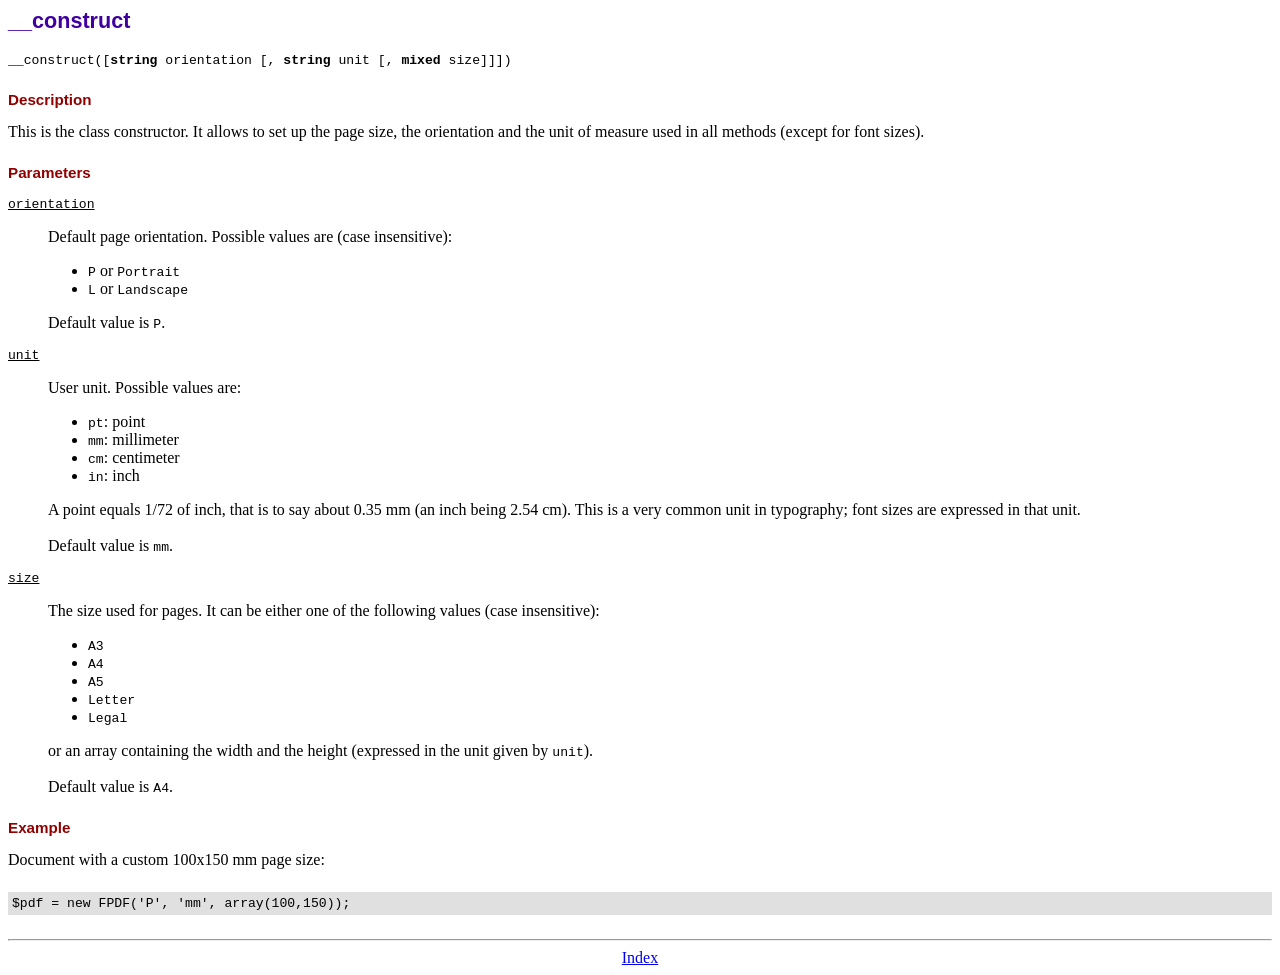
<file: Mental health platform/fpdf/doc/__construct.htm>
<!DOCTYPE html PUBLIC "-//W3C//DTD HTML 4.01 Transitional//EN">
<html>
<head>
<meta http-equiv="Content-Type" content="text/html; charset=UTF-8">
<title>__construct</title>
<link type="text/css" rel="stylesheet" href="../fpdf.css">
</head>
<body>
<h1>__construct</h1>
<code>__construct([<b>string</b> orientation [, <b>string</b> unit [, <b>mixed</b> size]]])</code>
<h2>Description</h2>
This is the class constructor. It allows to set up the page size, the orientation and the
unit of measure used in all methods (except for font sizes).
<h2>Parameters</h2>
<dl class="param">
<dt><code>orientation</code></dt>
<dd>
Default page orientation. Possible values are (case insensitive):
<ul>
<li><code>P</code> or <code>Portrait</code></li>
<li><code>L</code> or <code>Landscape</code></li>
</ul>
Default value is <code>P</code>.
</dd>
<dt><code>unit</code></dt>
<dd>
User unit. Possible values are:
<ul>
<li><code>pt</code>: point</li>
<li><code>mm</code>: millimeter</li>
<li><code>cm</code>: centimeter</li>
<li><code>in</code>: inch</li>
</ul>
A point equals 1/72 of inch, that is to say about 0.35 mm (an inch being 2.54 cm). This
is a very common unit in typography; font sizes are expressed in that unit.
<br>
<br>
Default value is <code>mm</code>.
</dd>
<dt><code>size</code></dt>
<dd>
The size used for pages. It can be either one of the following values (case insensitive):
<ul>
<li><code>A3</code></li>
<li><code>A4</code></li>
<li><code>A5</code></li>
<li><code>Letter</code></li>
<li><code>Legal</code></li>
</ul>
or an array containing the width and the height (expressed in the unit given by <code>unit</code>).<br>
<br>
Default value is <code>A4</code>.
</dd>
</dl>
<h2>Example</h2>
Document with a custom 100x150 mm page size:
<div class="doc-source">
<pre><code>$pdf = new FPDF('P', 'mm', array(100,150));</code></pre>
</div>
<hr style="margin-top:1.5em">
<div style="text-align:center"><a href="index.htm">Index</a></div>
</body>
</html>
</file>
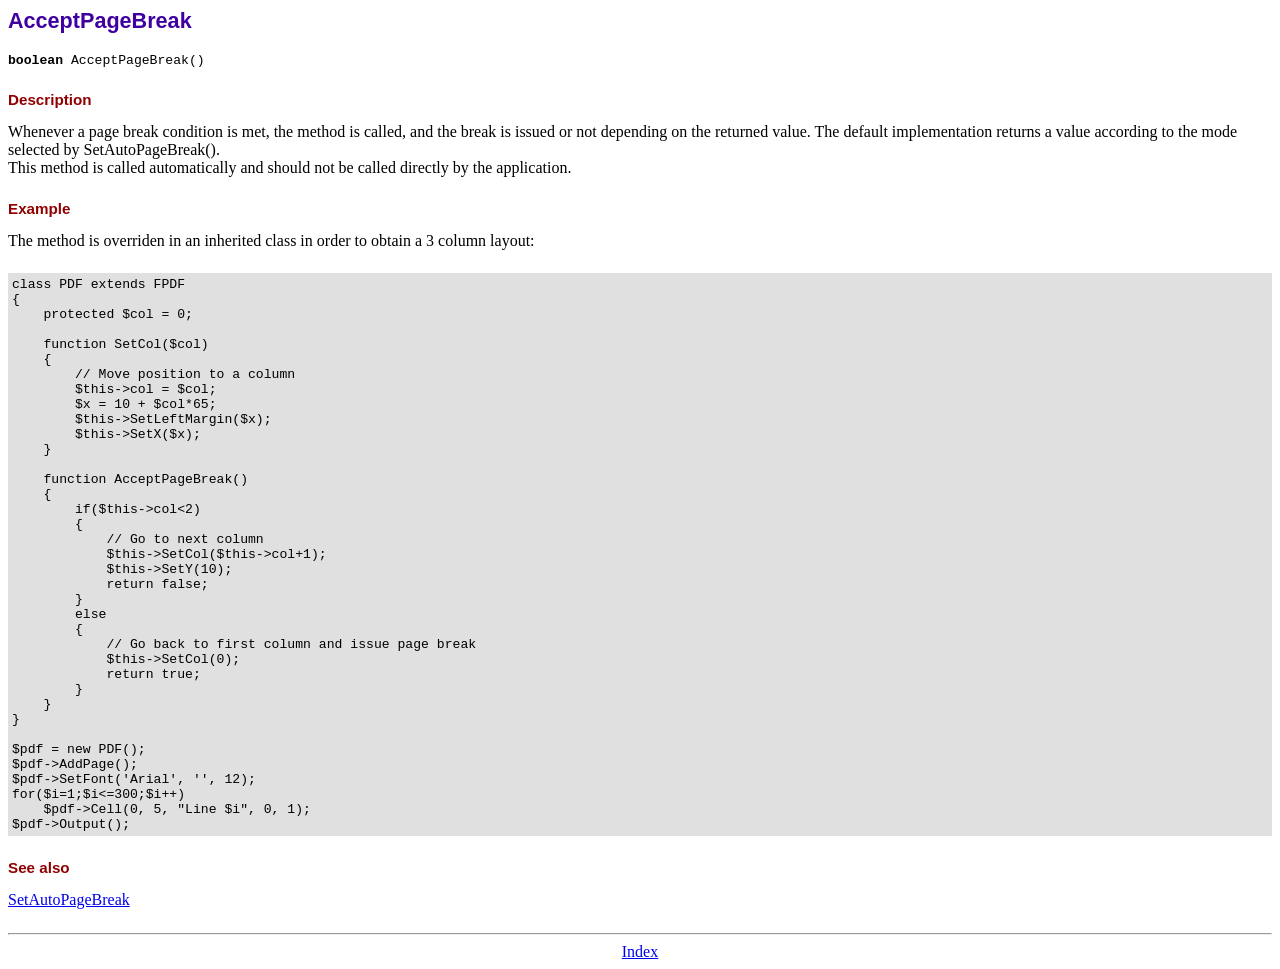
<file: Mental health platform/fpdf/doc/acceptpagebreak.htm>
<!DOCTYPE html PUBLIC "-//W3C//DTD HTML 4.01 Transitional//EN">
<html>
<head>
<meta http-equiv="Content-Type" content="text/html; charset=UTF-8">
<title>AcceptPageBreak</title>
<link type="text/css" rel="stylesheet" href="../fpdf.css">
</head>
<body>
<h1>AcceptPageBreak</h1>
<code><b>boolean</b> AcceptPageBreak()</code>
<h2>Description</h2>
Whenever a page break condition is met, the method is called, and the break is issued or not
depending on the returned value. The default implementation returns a value according to the
mode selected by SetAutoPageBreak().
<br>
This method is called automatically and should not be called directly by the application.
<h2>Example</h2>
The method is overriden in an inherited class in order to obtain a 3 column layout:
<div class="doc-source">
<pre><code>class PDF extends FPDF
{
    protected $col = 0;

    function SetCol($col)
    {
        // Move position to a column
        $this-&gt;col = $col;
        $x = 10 + $col*65;
        $this-&gt;SetLeftMargin($x);
        $this-&gt;SetX($x);
    }

    function AcceptPageBreak()
    {
        if($this-&gt;col&lt;2)
        {
            // Go to next column
            $this-&gt;SetCol($this-&gt;col+1);
            $this-&gt;SetY(10);
            return false;
        }
        else
        {
            // Go back to first column and issue page break
            $this-&gt;SetCol(0);
            return true;
        }
    }
}

$pdf = new PDF();
$pdf-&gt;AddPage();
$pdf-&gt;SetFont('Arial', '', 12);
for($i=1;$i&lt;=300;$i++)
    $pdf-&gt;Cell(0, 5, "Line $i", 0, 1);
$pdf-&gt;Output();</code></pre>
</div>
<h2>See also</h2>
<a href="setautopagebreak.htm">SetAutoPageBreak</a>
<hr style="margin-top:1.5em">
<div style="text-align:center"><a href="index.htm">Index</a></div>
</body>
</html>
</file>
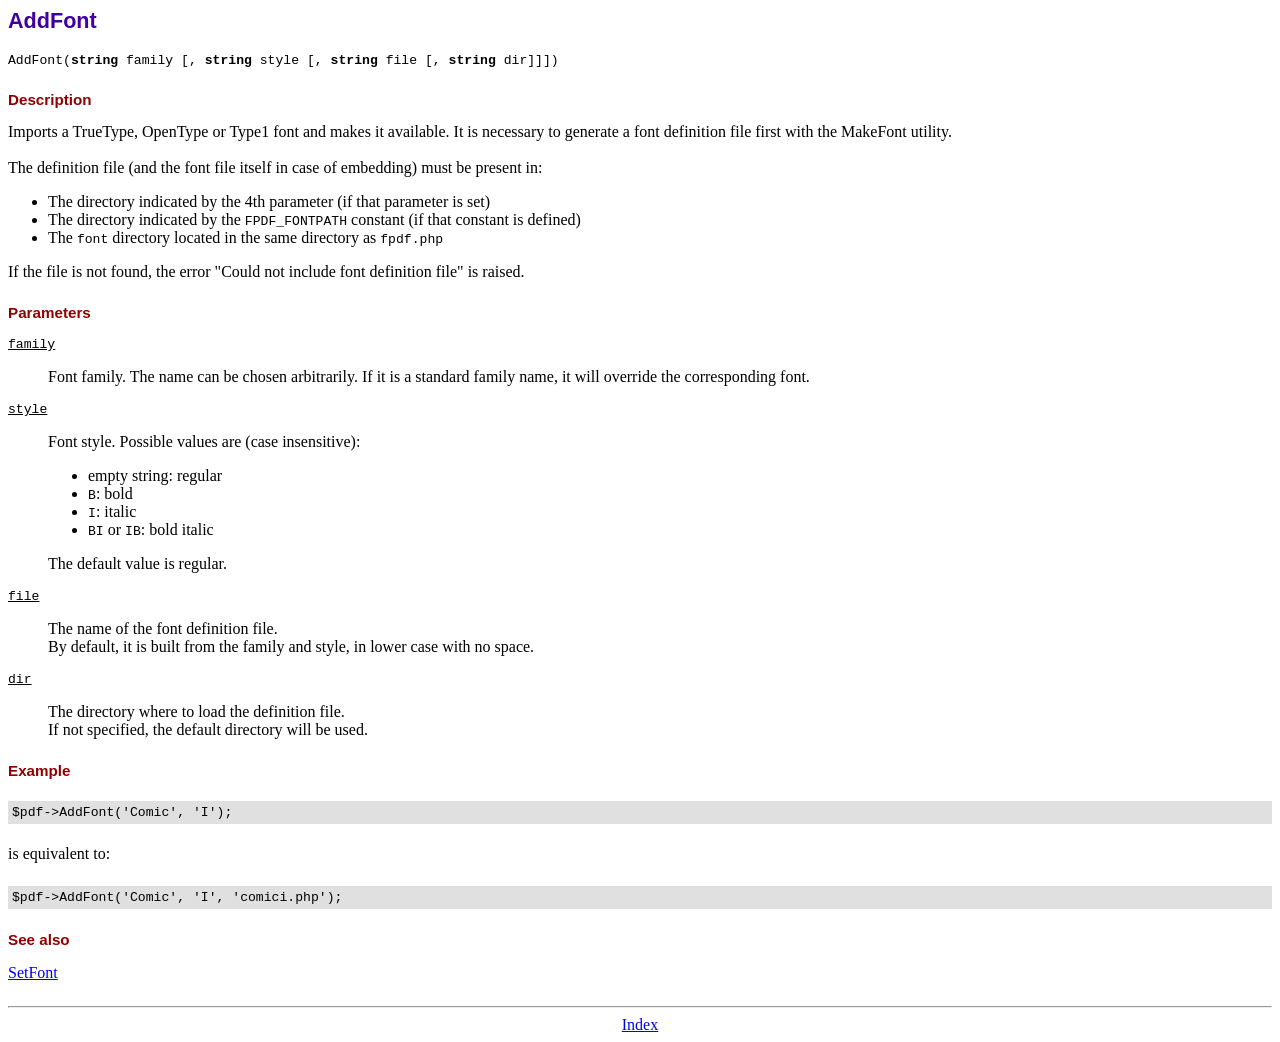
<file: Mental health platform/fpdf/doc/addfont.htm>
<!DOCTYPE html PUBLIC "-//W3C//DTD HTML 4.01 Transitional//EN">
<html>
<head>
<meta http-equiv="Content-Type" content="text/html; charset=UTF-8">
<title>AddFont</title>
<link type="text/css" rel="stylesheet" href="../fpdf.css">
</head>
<body>
<h1>AddFont</h1>
<code>AddFont(<b>string</b> family [, <b>string</b> style [, <b>string</b> file [, <b>string</b> dir]]])</code>
<h2>Description</h2>
Imports a TrueType, OpenType or Type1 font and makes it available. It is necessary to generate a font
definition file first with the MakeFont utility.
<br>
<br>
The definition file (and the font file itself in case of embedding) must be present in:
<ul>
<li>The directory indicated by the 4th parameter (if that parameter is set)</li>
<li>The directory indicated by the <code>FPDF_FONTPATH</code> constant (if that constant is defined)</li>
<li>The <code>font</code> directory located in the same directory as <code>fpdf.php</code></li>
</ul>
If the file is not found, the error "Could not include font definition file" is raised.
<h2>Parameters</h2>
<dl class="param">
<dt><code>family</code></dt>
<dd>
Font family. The name can be chosen arbitrarily. If it is a standard family name, it will
override the corresponding font.
</dd>
<dt><code>style</code></dt>
<dd>
Font style. Possible values are (case insensitive):
<ul>
<li>empty string: regular</li>
<li><code>B</code>: bold</li>
<li><code>I</code>: italic</li>
<li><code>BI</code> or <code>IB</code>: bold italic</li>
</ul>
The default value is regular.
</dd>
<dt><code>file</code></dt>
<dd>
The name of the font definition file.
<br>
By default, it is built from the family and style, in lower case with no space.
</dd>
<dt><code>dir</code></dt>
<dd>
The directory where to load the definition file.
<br>
If not specified, the default directory will be used.
</dd>
</dl>
<h2>Example</h2>
<div class="doc-source">
<pre><code>$pdf-&gt;AddFont('Comic', 'I');</code></pre>
</div>
is equivalent to:
<div class="doc-source">
<pre><code>$pdf-&gt;AddFont('Comic', 'I', 'comici.php');</code></pre>
</div>
<h2>See also</h2>
<a href="setfont.htm">SetFont</a>
<hr style="margin-top:1.5em">
<div style="text-align:center"><a href="index.htm">Index</a></div>
</body>
</html>
</file>
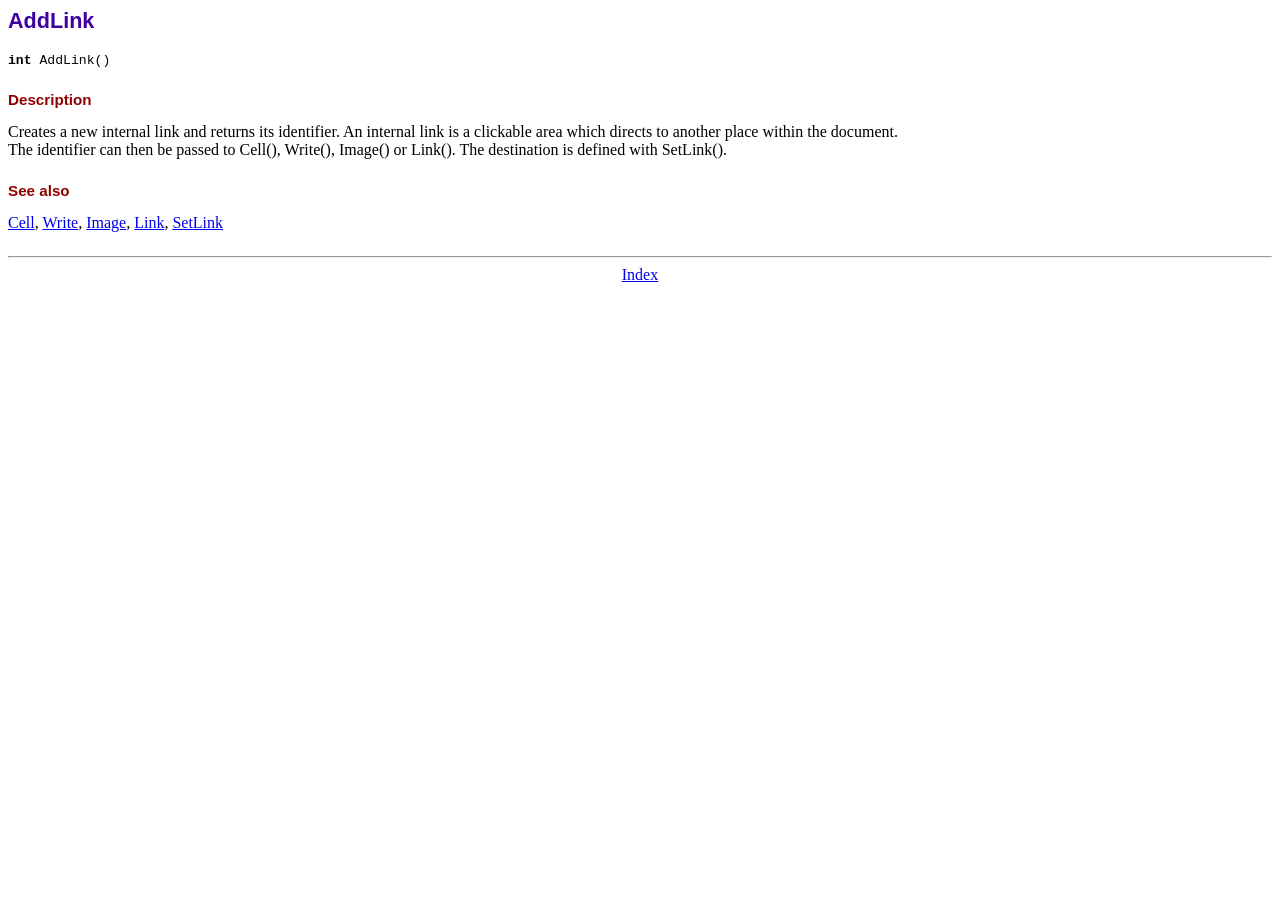
<file: Mental health platform/fpdf/doc/addlink.htm>
<!DOCTYPE html PUBLIC "-//W3C//DTD HTML 4.01 Transitional//EN">
<html>
<head>
<meta http-equiv="Content-Type" content="text/html; charset=UTF-8">
<title>AddLink</title>
<link type="text/css" rel="stylesheet" href="../fpdf.css">
</head>
<body>
<h1>AddLink</h1>
<code><b>int</b> AddLink()</code>
<h2>Description</h2>
Creates a new internal link and returns its identifier. An internal link is a clickable area
which directs to another place within the document.
<br>
The identifier can then be passed to Cell(), Write(), Image() or Link(). The destination is
defined with SetLink().
<h2>See also</h2>
<a href="cell.htm">Cell</a>,
<a href="write.htm">Write</a>,
<a href="image.htm">Image</a>,
<a href="link.htm">Link</a>,
<a href="setlink.htm">SetLink</a>
<hr style="margin-top:1.5em">
<div style="text-align:center"><a href="index.htm">Index</a></div>
</body>
</html>
</file>
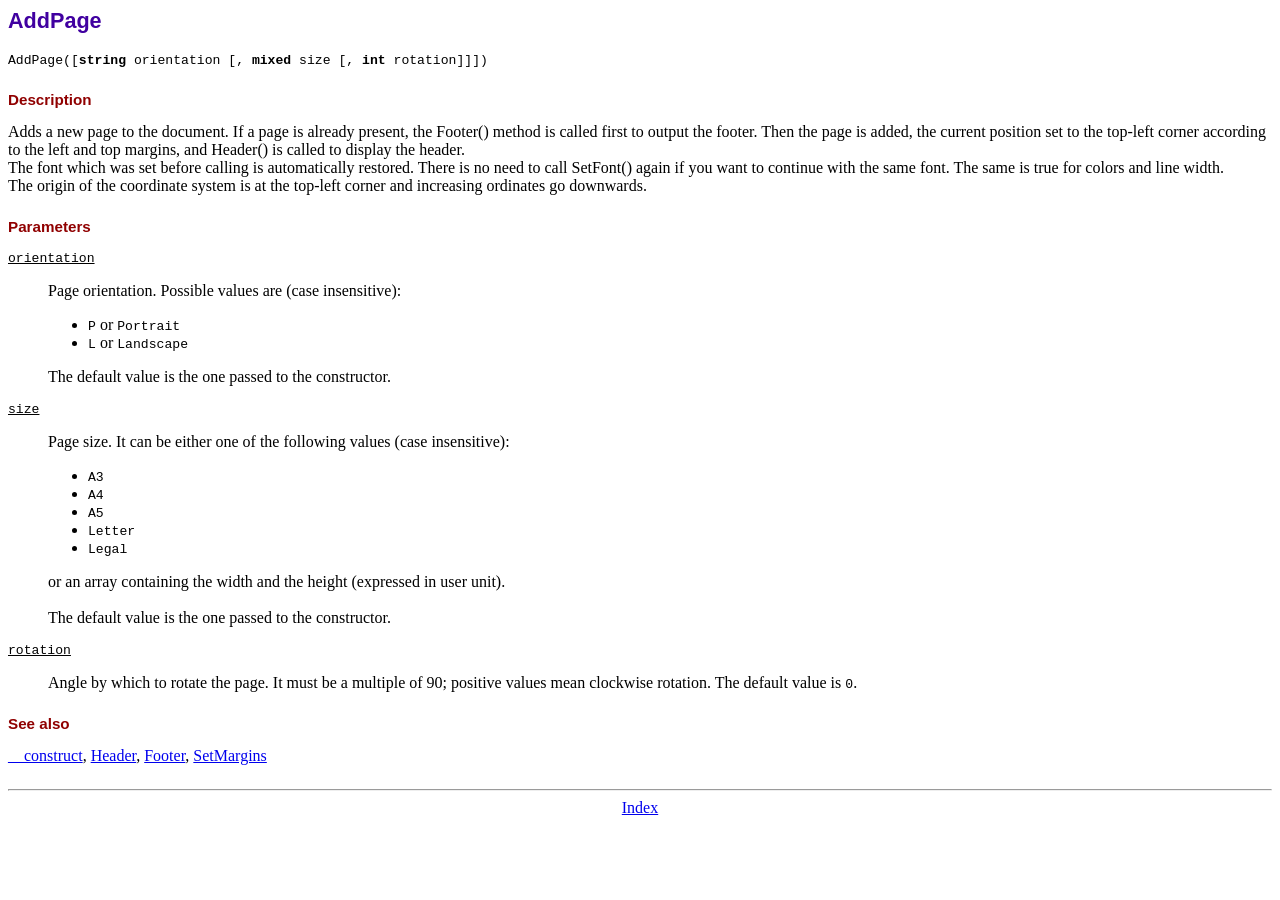
<file: Mental health platform/fpdf/doc/addpage.htm>
<!DOCTYPE html PUBLIC "-//W3C//DTD HTML 4.01 Transitional//EN">
<html>
<head>
<meta http-equiv="Content-Type" content="text/html; charset=UTF-8">
<title>AddPage</title>
<link type="text/css" rel="stylesheet" href="../fpdf.css">
</head>
<body>
<h1>AddPage</h1>
<code>AddPage([<b>string</b> orientation [, <b>mixed</b> size [, <b>int</b> rotation]]])</code>
<h2>Description</h2>
Adds a new page to the document. If a page is already present, the Footer() method is called
first to output the footer. Then the page is added, the current position set to the top-left
corner according to the left and top margins, and Header() is called to display the header.
<br>
The font which was set before calling is automatically restored. There is no need to call
SetFont() again if you want to continue with the same font. The same is true for colors and
line width.
<br>
The origin of the coordinate system is at the top-left corner and increasing ordinates go
downwards.
<h2>Parameters</h2>
<dl class="param">
<dt><code>orientation</code></dt>
<dd>
Page orientation. Possible values are (case insensitive):
<ul>
<li><code>P</code> or <code>Portrait</code></li>
<li><code>L</code> or <code>Landscape</code></li>
</ul>
The default value is the one passed to the constructor.
</dd>
<dt><code>size</code></dt>
<dd>
Page size. It can be either one of the following values (case insensitive):
<ul>
<li><code>A3</code></li>
<li><code>A4</code></li>
<li><code>A5</code></li>
<li><code>Letter</code></li>
<li><code>Legal</code></li>
</ul>
or an array containing the width and the height (expressed in user unit).<br>
<br>
The default value is the one passed to the constructor.
</dd>
<dt><code>rotation</code></dt>
<dd>
Angle by which to rotate the page. It must be a multiple of 90; positive values
mean clockwise rotation. The default value is <code>0</code>.
</dd>
</dl>
<h2>See also</h2>
<a href="__construct.htm">__construct</a>,
<a href="header.htm">Header</a>,
<a href="footer.htm">Footer</a>,
<a href="setmargins.htm">SetMargins</a>
<hr style="margin-top:1.5em">
<div style="text-align:center"><a href="index.htm">Index</a></div>
</body>
</html>
</file>
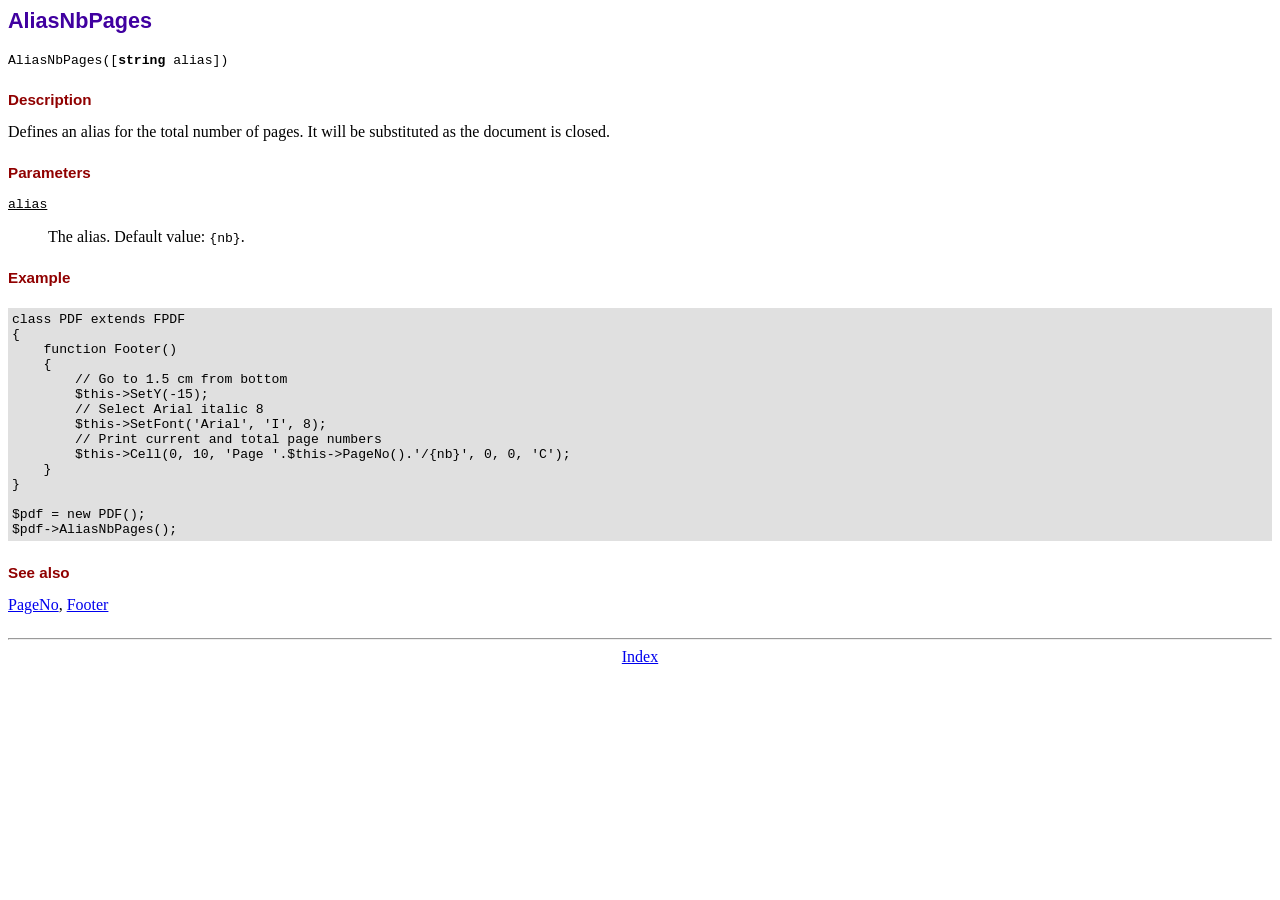
<file: Mental health platform/fpdf/doc/aliasnbpages.htm>
<!DOCTYPE html PUBLIC "-//W3C//DTD HTML 4.01 Transitional//EN">
<html>
<head>
<meta http-equiv="Content-Type" content="text/html; charset=UTF-8">
<title>AliasNbPages</title>
<link type="text/css" rel="stylesheet" href="../fpdf.css">
</head>
<body>
<h1>AliasNbPages</h1>
<code>AliasNbPages([<b>string</b> alias])</code>
<h2>Description</h2>
Defines an alias for the total number of pages. It will be substituted as the document is
closed.
<h2>Parameters</h2>
<dl class="param">
<dt><code>alias</code></dt>
<dd>
The alias. Default value: <code>{nb}</code>.
</dd>
</dl>
<h2>Example</h2>
<div class="doc-source">
<pre><code>class PDF extends FPDF
{
    function Footer()
    {
        // Go to 1.5 cm from bottom
        $this-&gt;SetY(-15);
        // Select Arial italic 8
        $this-&gt;SetFont('Arial', 'I', 8);
        // Print current and total page numbers
        $this-&gt;Cell(0, 10, 'Page '.$this-&gt;PageNo().'/{nb}', 0, 0, 'C');
    }
}

$pdf = new PDF();
$pdf-&gt;AliasNbPages();</code></pre>
</div>
<h2>See also</h2>
<a href="pageno.htm">PageNo</a>,
<a href="footer.htm">Footer</a>
<hr style="margin-top:1.5em">
<div style="text-align:center"><a href="index.htm">Index</a></div>
</body>
</html>
</file>
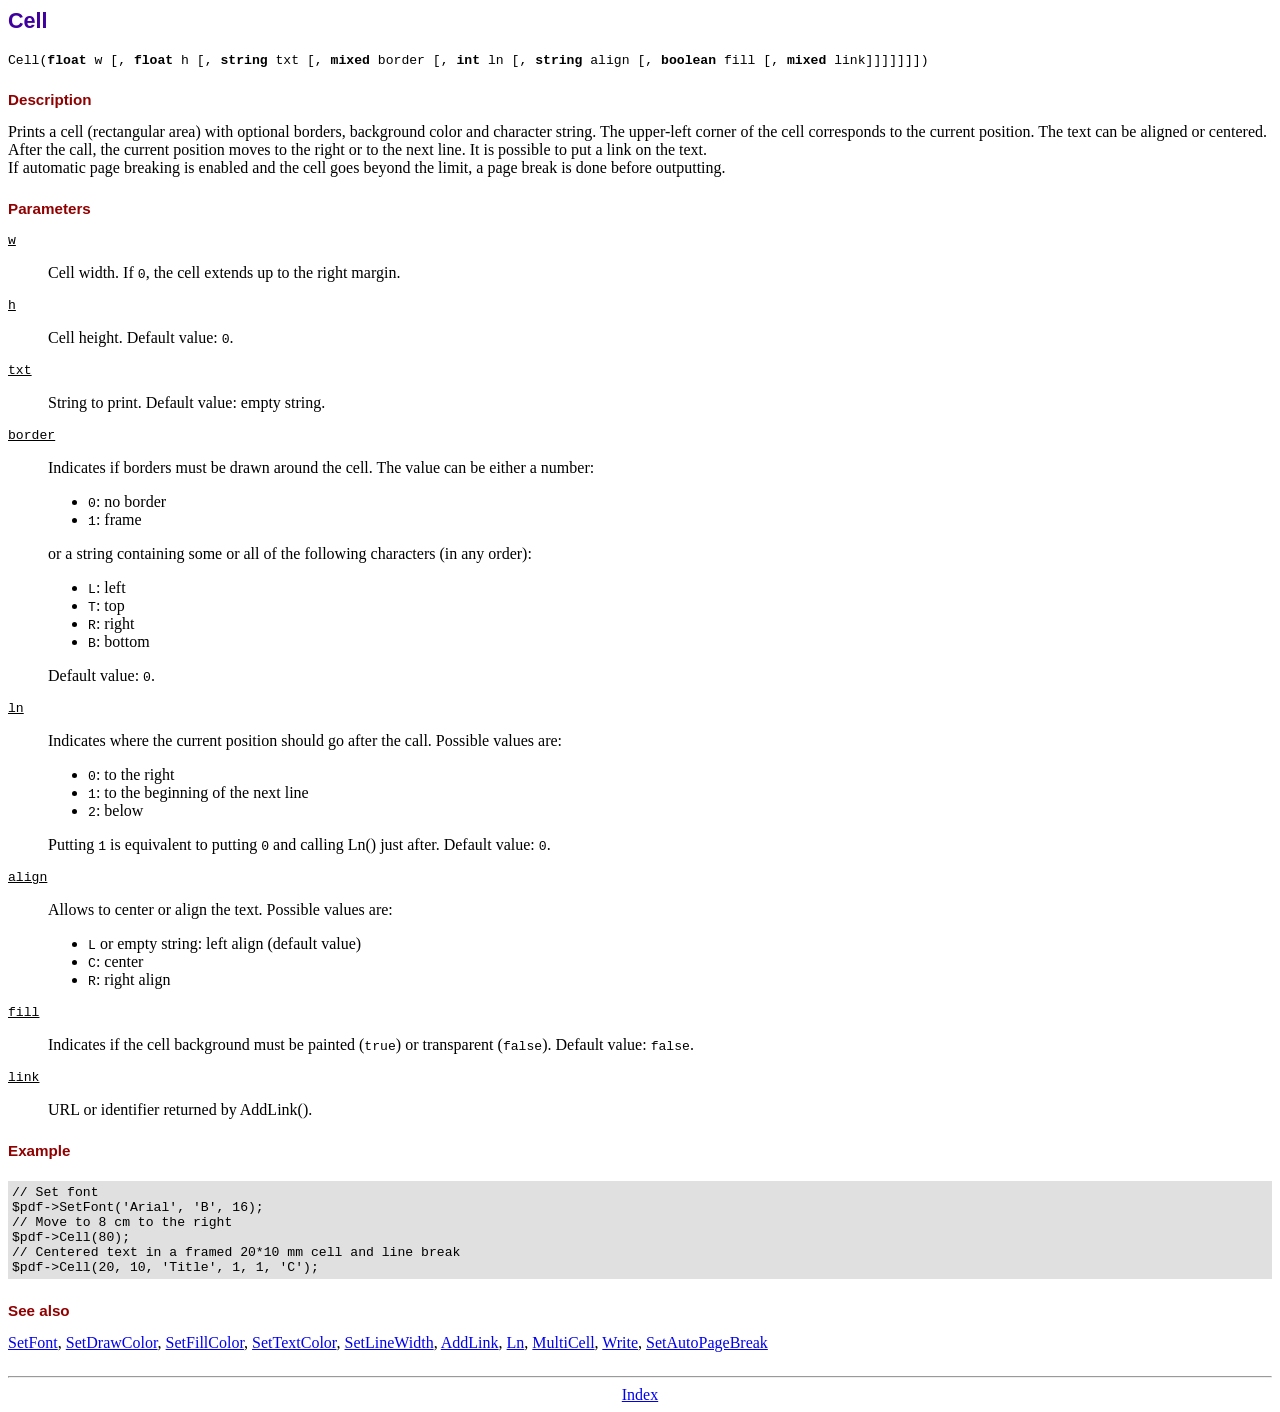
<file: Mental health platform/fpdf/doc/cell.htm>
<!DOCTYPE html PUBLIC "-//W3C//DTD HTML 4.01 Transitional//EN">
<html>
<head>
<meta http-equiv="Content-Type" content="text/html; charset=UTF-8">
<title>Cell</title>
<link type="text/css" rel="stylesheet" href="../fpdf.css">
</head>
<body>
<h1>Cell</h1>
<code>Cell(<b>float</b> w [, <b>float</b> h [, <b>string</b> txt [, <b>mixed</b> border [, <b>int</b> ln [, <b>string</b> align [, <b>boolean</b> fill [, <b>mixed</b> link]]]]]]])</code>
<h2>Description</h2>
Prints a cell (rectangular area) with optional borders, background color and character string.
The upper-left corner of the cell corresponds to the current position. The text can be aligned
or centered. After the call, the current position moves to the right or to the next line. It is
possible to put a link on the text.
<br>
If automatic page breaking is enabled and the cell goes beyond the limit, a page break is
done before outputting.
<h2>Parameters</h2>
<dl class="param">
<dt><code>w</code></dt>
<dd>
Cell width. If <code>0</code>, the cell extends up to the right margin.
</dd>
<dt><code>h</code></dt>
<dd>
Cell height.
Default value: <code>0</code>.
</dd>
<dt><code>txt</code></dt>
<dd>
String to print.
Default value: empty string.
</dd>
<dt><code>border</code></dt>
<dd>
Indicates if borders must be drawn around the cell. The value can be either a number:
<ul>
<li><code>0</code>: no border</li>
<li><code>1</code>: frame</li>
</ul>
or a string containing some or all of the following characters (in any order):
<ul>
<li><code>L</code>: left</li>
<li><code>T</code>: top</li>
<li><code>R</code>: right</li>
<li><code>B</code>: bottom</li>
</ul>
Default value: <code>0</code>.
</dd>
<dt><code>ln</code></dt>
<dd>
Indicates where the current position should go after the call. Possible values are:
<ul>
<li><code>0</code>: to the right</li>
<li><code>1</code>: to the beginning of the next line</li>
<li><code>2</code>: below</li>
</ul>
Putting <code>1</code> is equivalent to putting <code>0</code> and calling Ln() just after.
Default value: <code>0</code>.
</dd>
<dt><code>align</code></dt>
<dd>
Allows to center or align the text. Possible values are:
<ul>
<li><code>L</code> or empty string: left align (default value)</li>
<li><code>C</code>: center</li>
<li><code>R</code>: right align</li>
</ul>
</dd>
<dt><code>fill</code></dt>
<dd>
Indicates if the cell background must be painted (<code>true</code>) or transparent (<code>false</code>).
Default value: <code>false</code>.
</dd>
<dt><code>link</code></dt>
<dd>
URL or identifier returned by AddLink().
</dd>
</dl>
<h2>Example</h2>
<div class="doc-source">
<pre><code>// Set font
$pdf-&gt;SetFont('Arial', 'B', 16);
// Move to 8 cm to the right
$pdf-&gt;Cell(80);
// Centered text in a framed 20*10 mm cell and line break
$pdf-&gt;Cell(20, 10, 'Title', 1, 1, 'C');</code></pre>
</div>
<h2>See also</h2>
<a href="setfont.htm">SetFont</a>,
<a href="setdrawcolor.htm">SetDrawColor</a>,
<a href="setfillcolor.htm">SetFillColor</a>,
<a href="settextcolor.htm">SetTextColor</a>,
<a href="setlinewidth.htm">SetLineWidth</a>,
<a href="addlink.htm">AddLink</a>,
<a href="ln.htm">Ln</a>,
<a href="multicell.htm">MultiCell</a>,
<a href="write.htm">Write</a>,
<a href="setautopagebreak.htm">SetAutoPageBreak</a>
<hr style="margin-top:1.5em">
<div style="text-align:center"><a href="index.htm">Index</a></div>
</body>
</html>
</file>
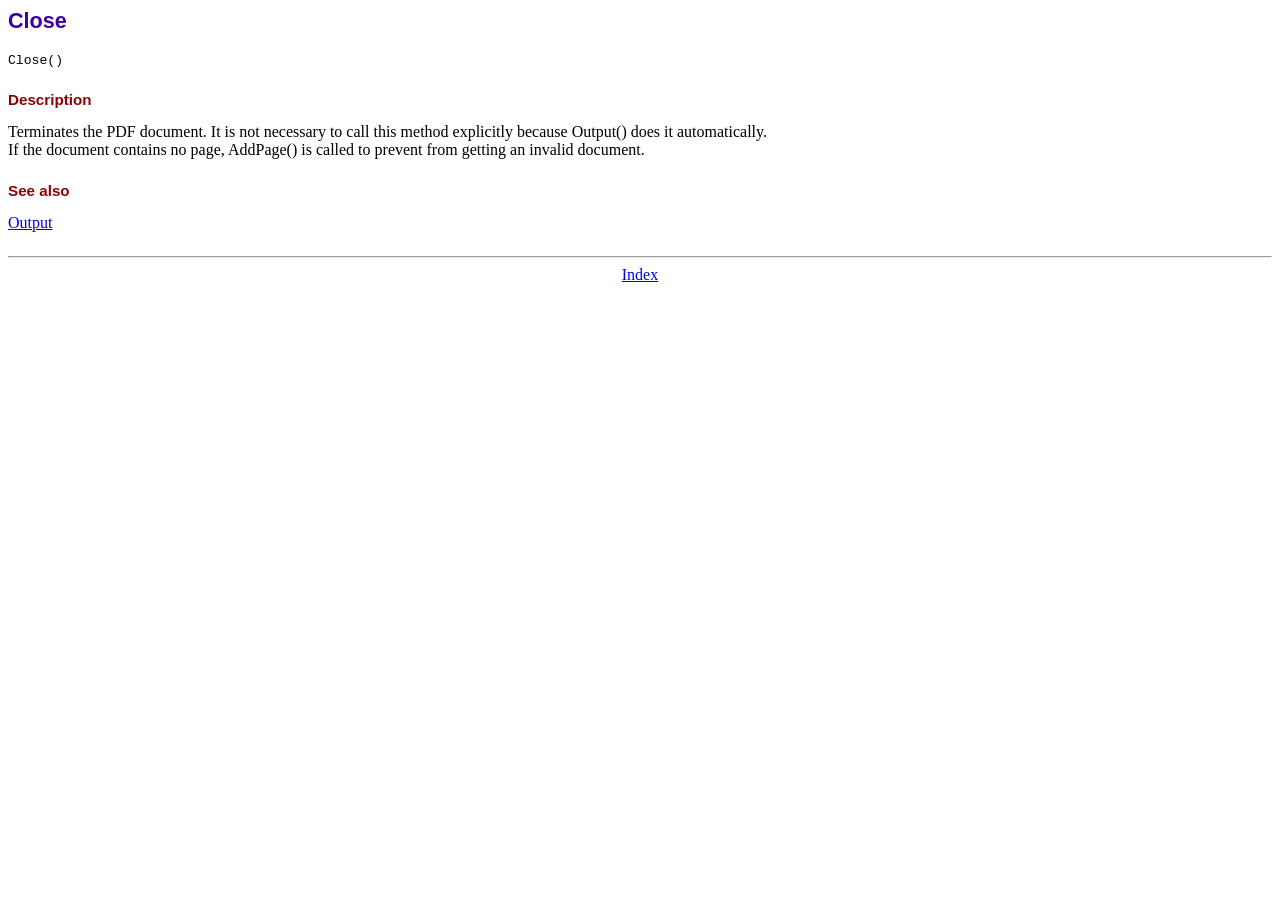
<file: Mental health platform/fpdf/doc/close.htm>
<!DOCTYPE html PUBLIC "-//W3C//DTD HTML 4.01 Transitional//EN">
<html>
<head>
<meta http-equiv="Content-Type" content="text/html; charset=UTF-8">
<title>Close</title>
<link type="text/css" rel="stylesheet" href="../fpdf.css">
</head>
<body>
<h1>Close</h1>
<code>Close()</code>
<h2>Description</h2>
Terminates the PDF document. It is not necessary to call this method explicitly because Output()
does it automatically.
<br>
If the document contains no page, AddPage() is called to prevent from getting an invalid document.
<h2>See also</h2>
<a href="output.htm">Output</a>
<hr style="margin-top:1.5em">
<div style="text-align:center"><a href="index.htm">Index</a></div>
</body>
</html>
</file>
<file: Mental health platform/fpdf/fpdf.css>
body {font-family:"Times New Roman",serif}
h1 {font:bold 135% Arial,sans-serif; color:#4000A0; margin-bottom:0.9em}
h2 {font:bold 95% Arial,sans-serif; color:#900000; margin-top:1.5em; margin-bottom:1em}
dl.param dt {text-decoration:underline}
dl.param dd {margin-top:1em; margin-bottom:1em}
dl.param ul {margin-top:1em; margin-bottom:1em}
tt, code, kbd {font-family:"Courier New",Courier,monospace; font-size:82%}
div.source {margin-top:1.4em; margin-bottom:1.3em}
div.source pre {display:table; border:1px solid #24246A; width:100%; margin:0em; font-family:inherit; font-size:100%}
div.source code {display:block; border:1px solid #C5C5EC; background-color:#F0F5FF; padding:6px; color:#000000}
div.doc-source {margin-top:1.4em; margin-bottom:1.3em}
div.doc-source pre {display:table; width:100%; margin:0em; font-family:inherit; font-size:100%}
div.doc-source code {display:block; background-color:#E0E0E0; padding:4px}
.kw {color:#000080; font-weight:bold}
.str {color:#CC0000}
.cmt {color:#008000}
p.demo {text-align:center; margin-top:-0.9em}
a.demo {text-decoration:none; font-weight:bold; color:#0000CC}
a.demo:link {text-decoration:none; font-weight:bold; color:#0000CC}
a.demo:hover {text-decoration:none; font-weight:bold; color:#0000FF}
a.demo:active {text-decoration:none; font-weight:bold; color:#0000FF}
</file>
<file: Mental health platform/style.css>
/* Enhanced Style.css for Mental Health Application */

/* Reset and Base Styles */
* {
    margin: 0;
    padding: 0;
    box-sizing: border-box;
}

body {
    font-family: 'Segoe UI', Tahoma, Geneva, Verdana, sans-serif;
    background-color: #f5f7fa;
    line-height: 1.6;
    color: #333;
    min-height: 100vh;
    display: flex;
    justify-content: center;
    align-items: center;
}

/* Container for login/signup forms */
.container {
    background: white;
    border-radius: 10px;
    box-shadow: 0 5px 15px rgba(0, 0, 0, 0.1);
    width: 100%;
    max-width: 400px;
    padding: 30px;
    text-align: center;
    transition: all 0.3s ease;
}

/* Dashboard container */
.dashboard-container {
    background: white;
    border-radius: 10px;
    box-shadow: 0 5px 15px rgba(0, 0, 0, 0.1);
    width: 100%;
    max-width: 800px;
    padding: 30px;
    margin: 20px auto;
}

/* Headings */
h1, h2, h3 {
    color: #2c3e50;
    margin-bottom: 20px;
    font-weight: 600;
}

h1 {
    font-size: 2.2rem;
}

h2 {
    font-size: 1.8rem;
    color: #3498db;
}

h3 {
    font-size: 1.4rem;
}

/* Form elements */
input {
    display: block;
    width: 100%;
    margin: 15px 0;
    padding: 12px 15px;
    border: 1px solid #ddd;
    border-radius: 5px;
    font-size: 16px;
    transition: border 0.3s ease;
    outline: none;
}

input:focus {
    border-color: #3498db;
    box-shadow: 0 0 0 2px rgba(52, 152, 219, 0.2);
}

/* Buttons */
button {
    background: #3498db;
    color: white;
    padding: 12px 20px;
    border: none;
    border-radius: 5px;
    cursor: pointer;
    font-size: 16px;
    font-weight: 600;
    width: 100%;
    margin-top: 15px;
    transition: all 0.3s ease;
}

button:hover {
    background: #2980b9;
    transform: translateY(-2px);
}

button:active {
    transform: translateY(0);
}

/* Links */
a {
    color: #3498db;
    text-decoration: none;
    font-weight: 600;
    transition: color 0.3s ease;
}

a:hover {
    color: #2980b9;
    text-decoration: underline;
}

p {
    margin: 15px 0;
}

/* Card components for dashboard */
.card {
    background-color: white;
    border-radius: 8px;
    box-shadow: 0 2px 8px rgba(0, 0, 0, 0.1);
    padding: 20px;
    margin-bottom: 20px;
}

/* User info section */
.user-info {
    background-color: #f8f9fa;
    border-left: 4px solid #3498db;
    padding: 20px;
    margin-bottom: 25px;
}

/* Welcome header with flex layout */
.welcome-header {
    display: flex;
    justify-content: space-between;
    align-items: center;
    margin-bottom: 25px;
    border-bottom: 1px solid #eee;
    padding-bottom: 15px;
}

/* Logout button styling */
.logout-btn {
    background-color: #e74c3c;
    color: white;
    padding: 8px 16px;
    text-decoration: none;
    border-radius: 5px;
    font-weight: 600;
    transition: all 0.3s ease;
}

.logout-btn:hover {
    background-color: #c0392b;
    color: white;
    text-decoration: none;
}

/* Action buttons for dashboard */
.action-button {
    background-color: #2ecc71;
    color: white;
    padding: 10px 20px;
    border: none;
    border-radius: 5px;
    cursor: pointer;
    font-size: 16px;
    font-weight: 600;
    display: inline-block;
    margin-right: 10px;
    margin-top: 10px;
    transition: all 0.3s ease;
}

.action-button:hover {
    background-color: #27ae60;
    transform: translateY(-2px);
}

.action-button.secondary {
    background-color: #3498db;
}

.action-button.secondary:hover {
    background-color: #2980b9;
}

/* Form container styling */
.form-container {
    margin-bottom: 20px;
}

/* Form header */
.form-header {
    text-align: center;
    margin-bottom: 30px;
}

.form-header img {
    width: 80px;
    margin-bottom: 15px;
}

/* Responsive adjustments */
@media (max-width: 768px) {
    .container, .dashboard-container {
        margin: 15px;
        padding: 20px;
    }
    
    .welcome-header {
        flex-direction: column;
        text-align: center;
    }
    
    .welcome-header h1 {
        margin-bottom: 15px;
    }
}

/* Animation for load */
@keyframes fadeIn {
    from { opacity: 0; transform: translateY(20px); }
    to { opacity: 1; transform: translateY(0); }
}

.container, .dashboard-container {
    animation: fadeIn 0.5s ease-out;
}
</file>
